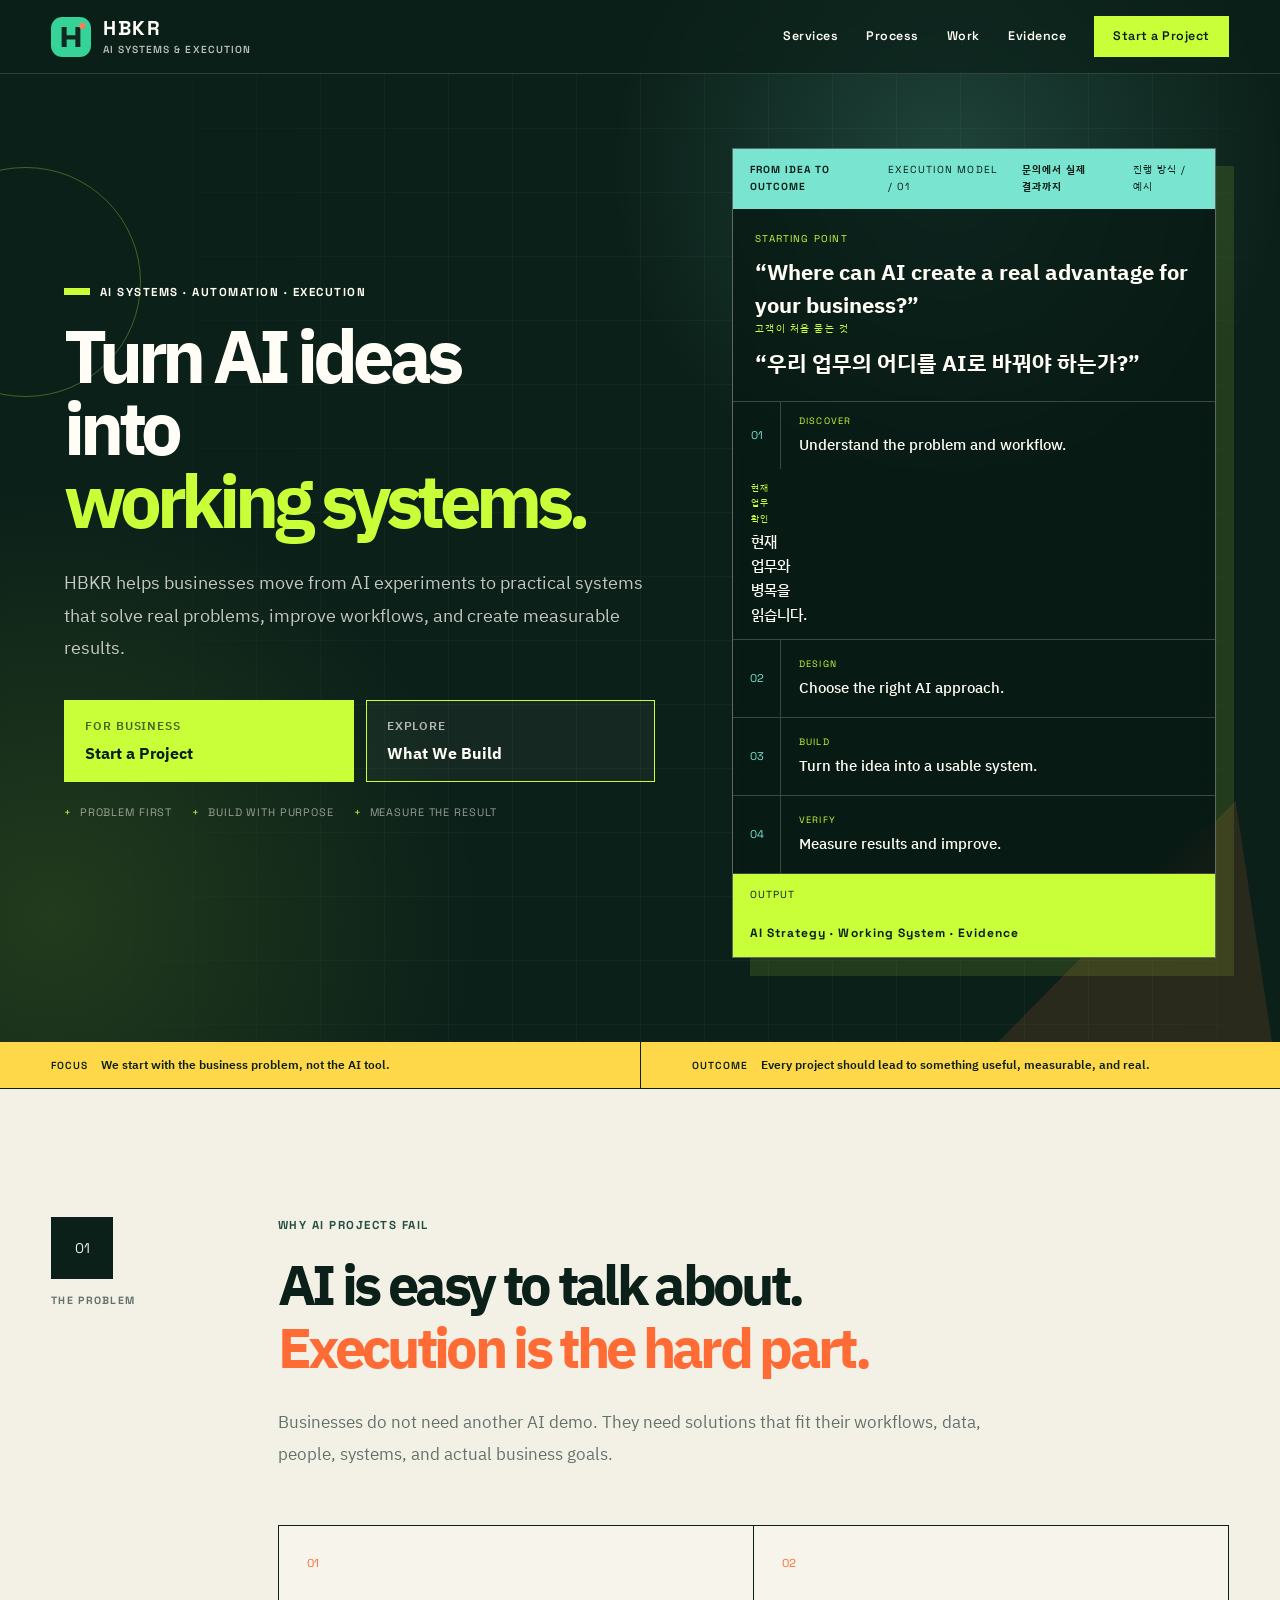
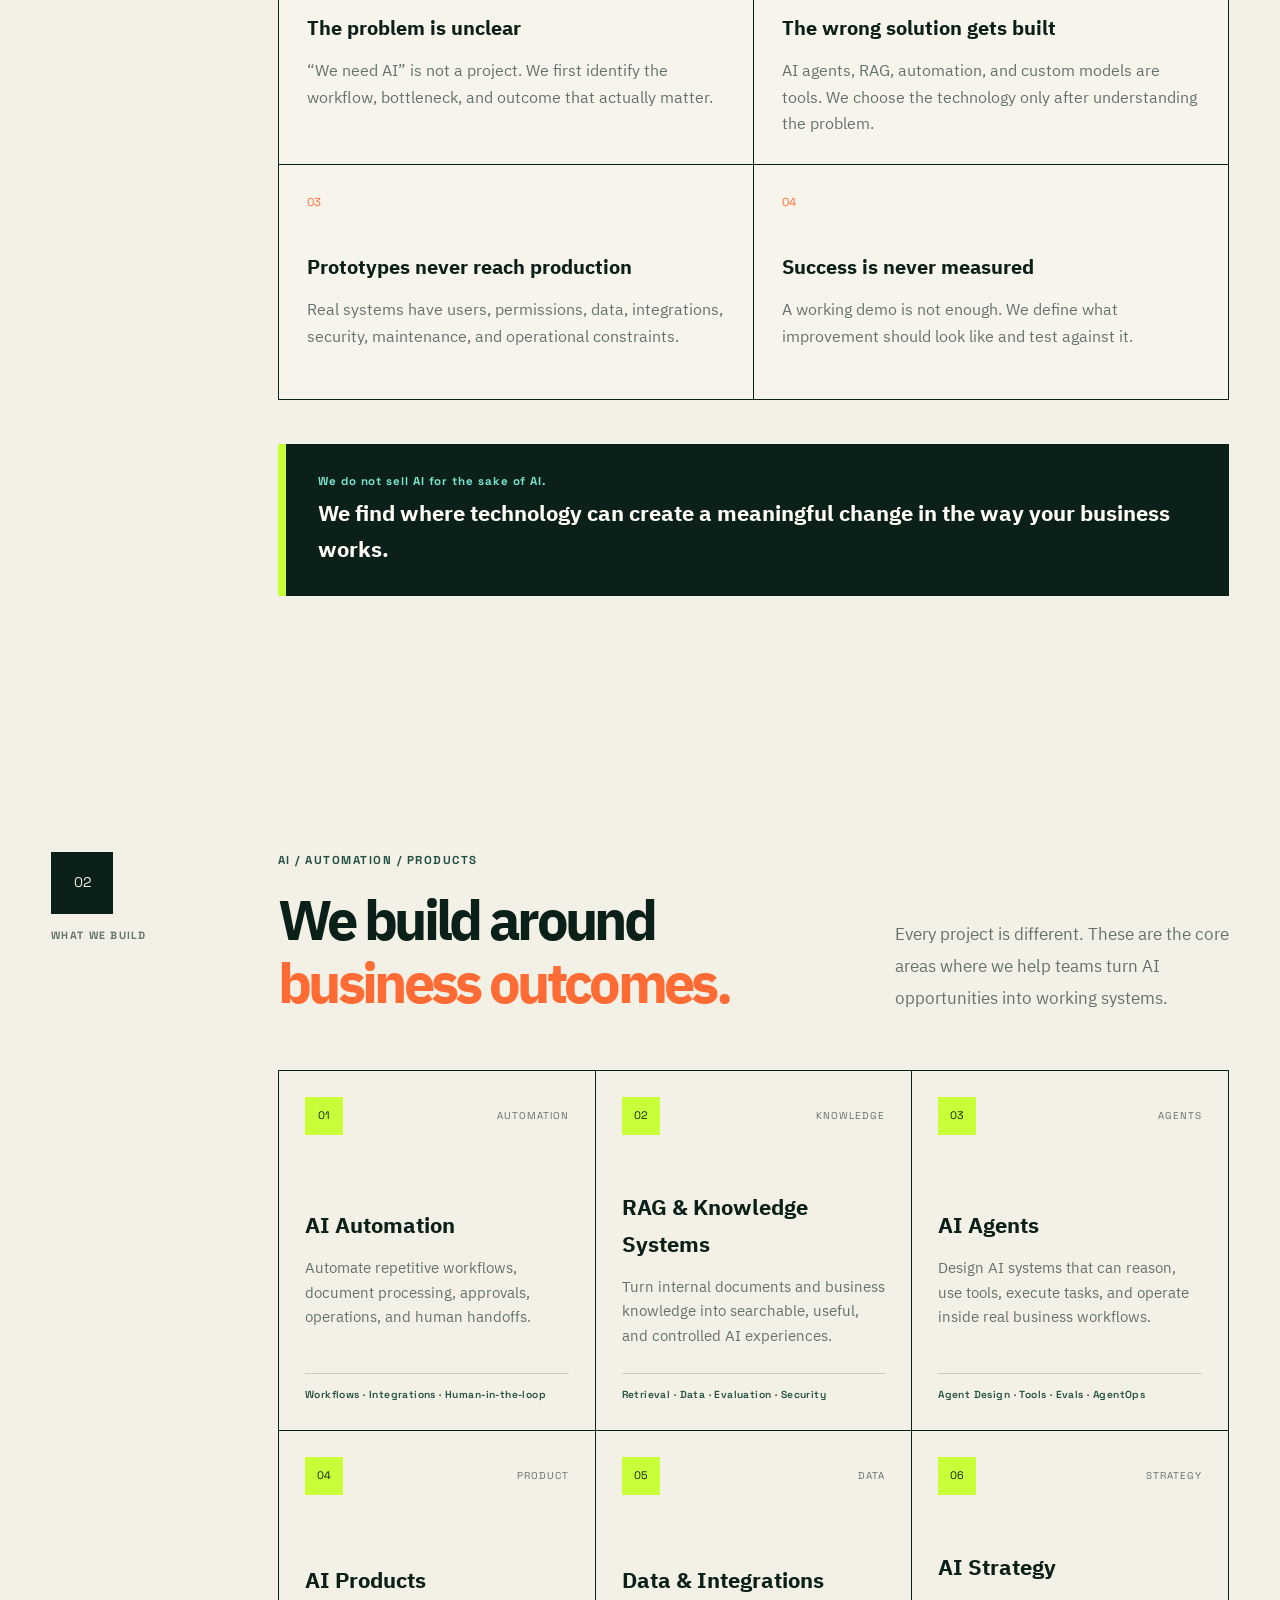
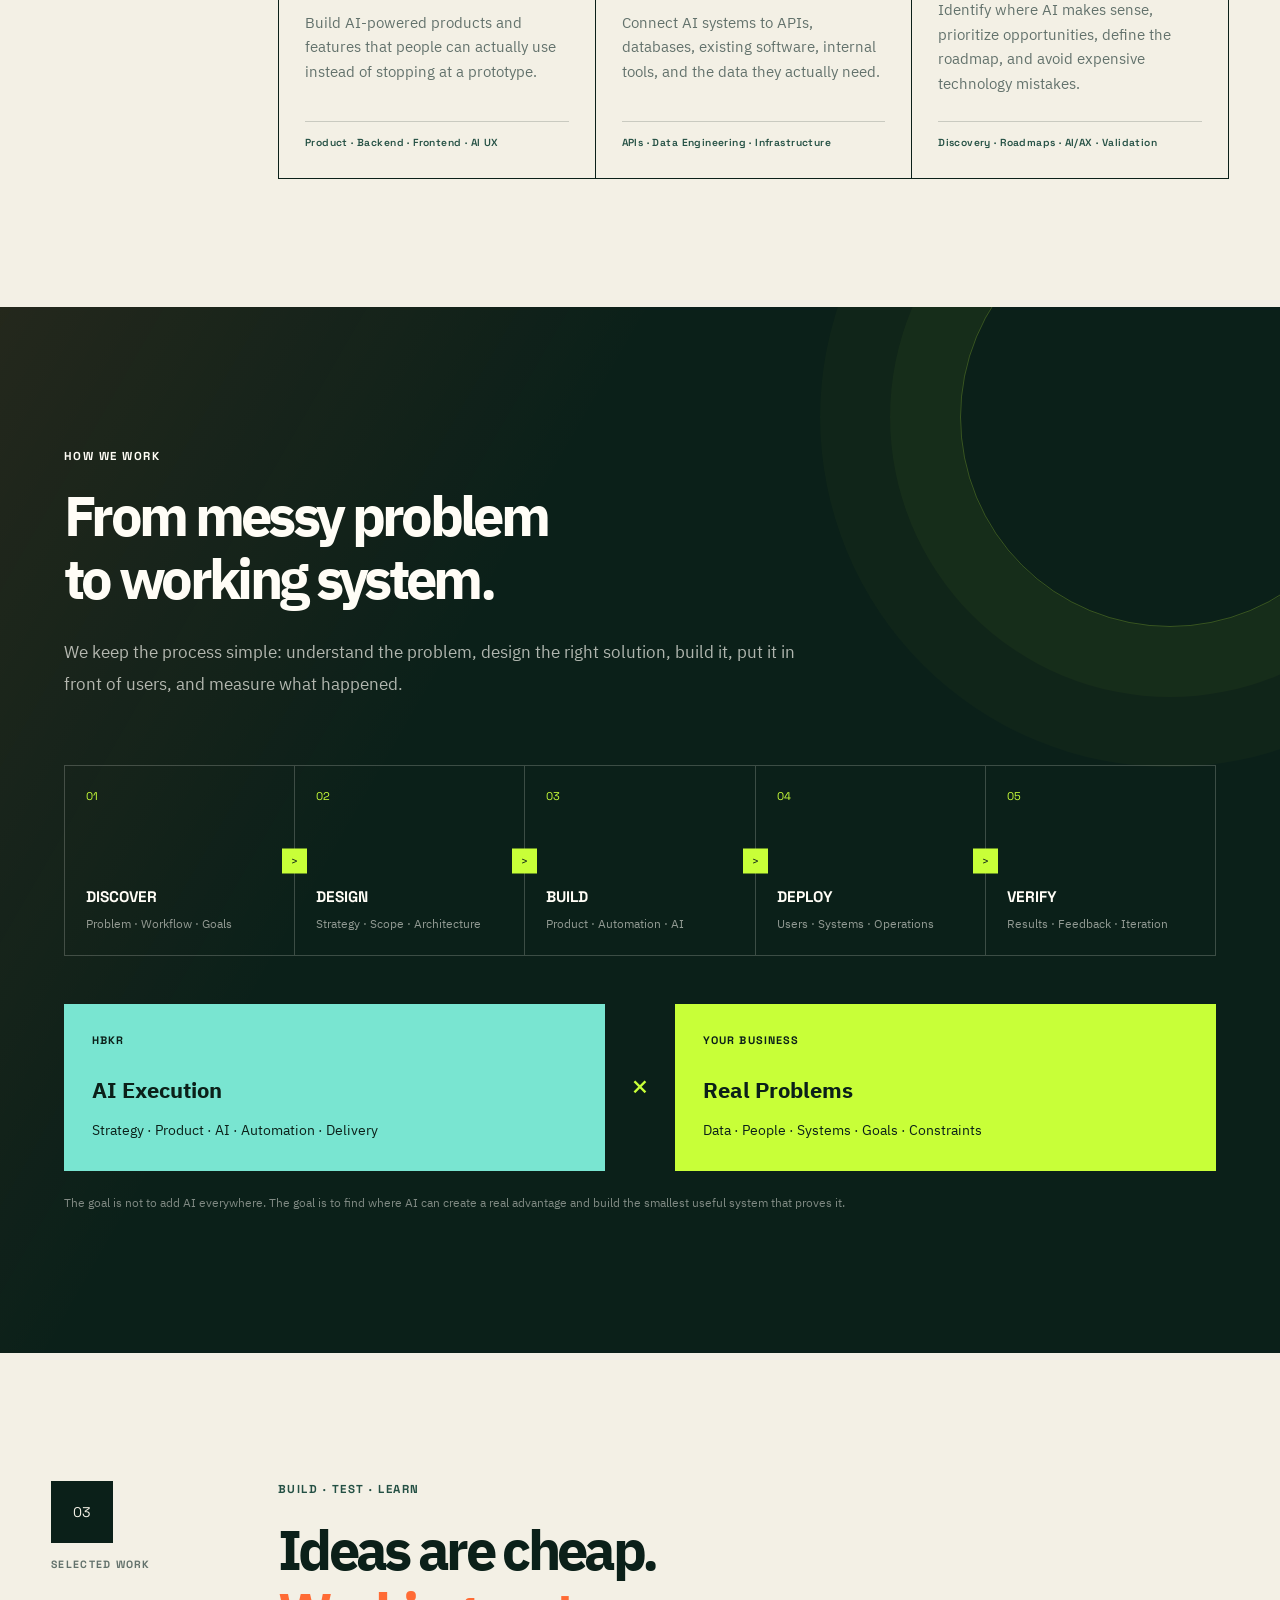
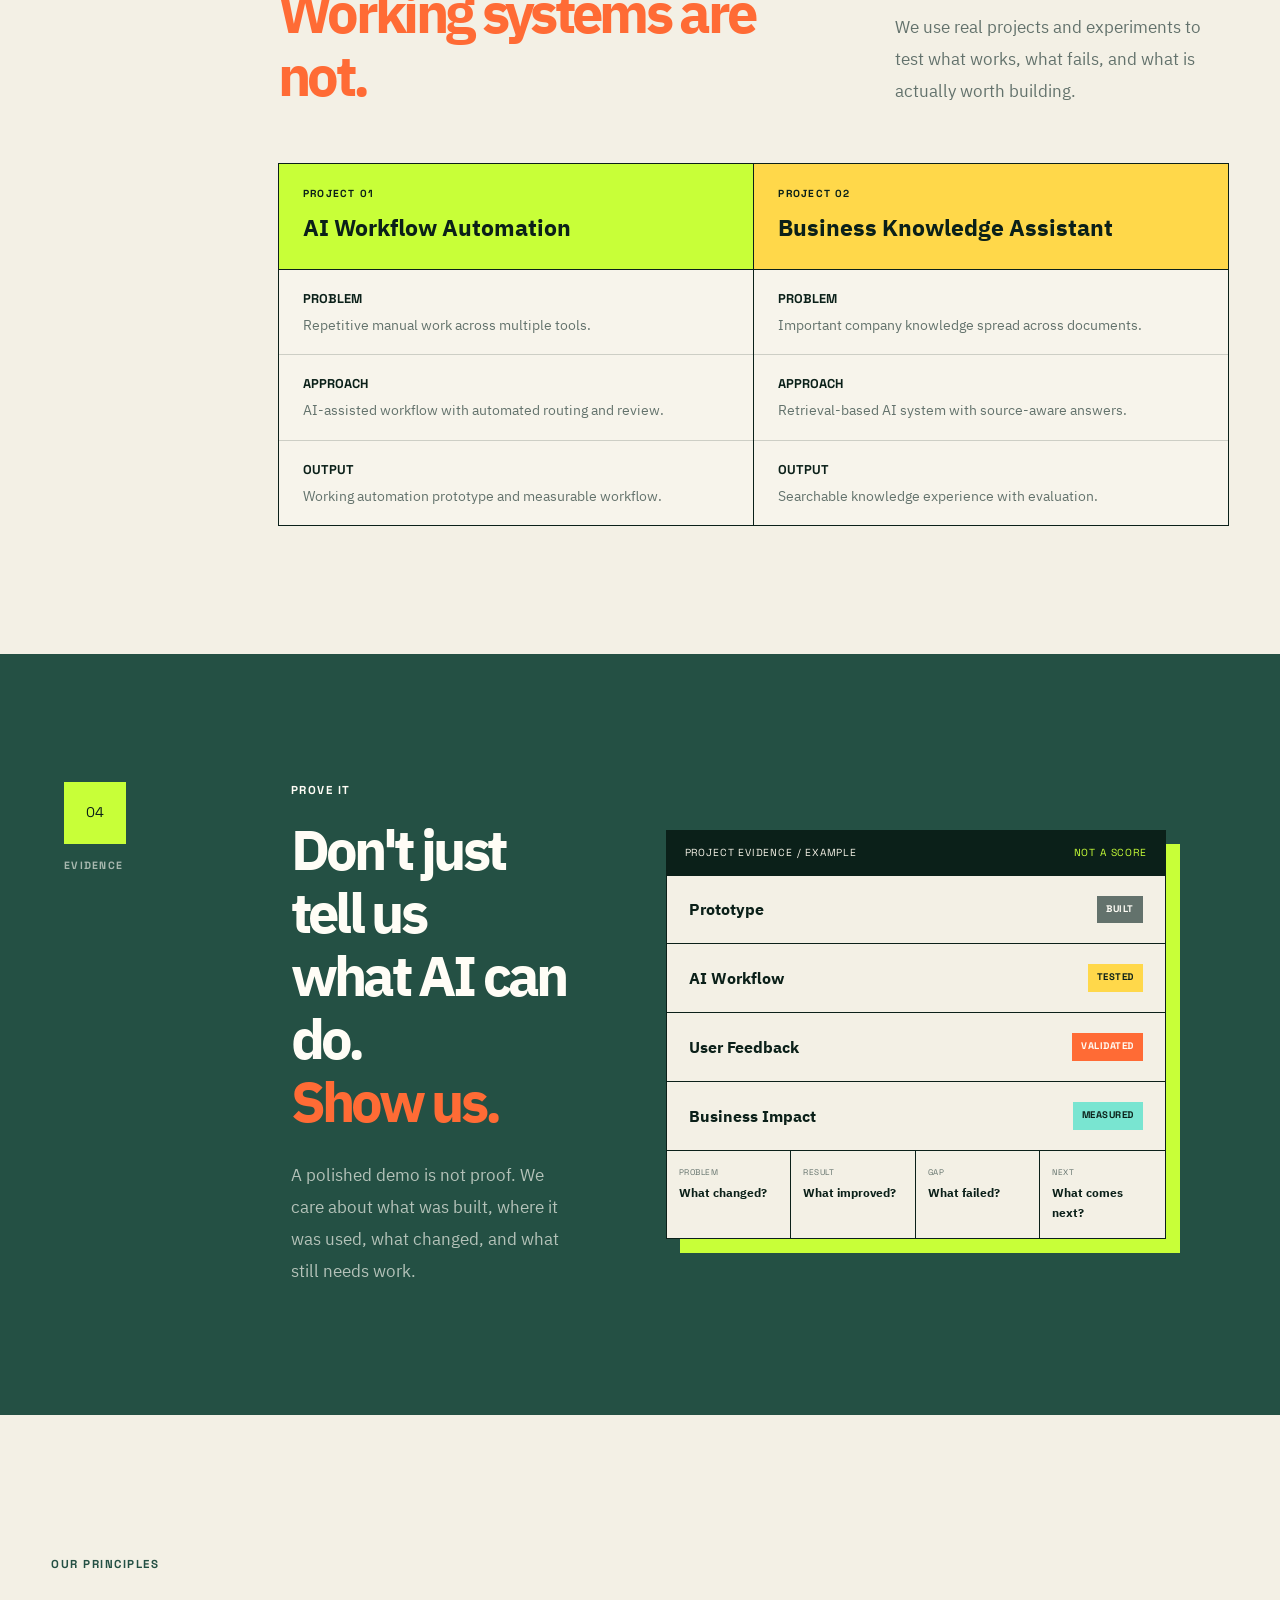
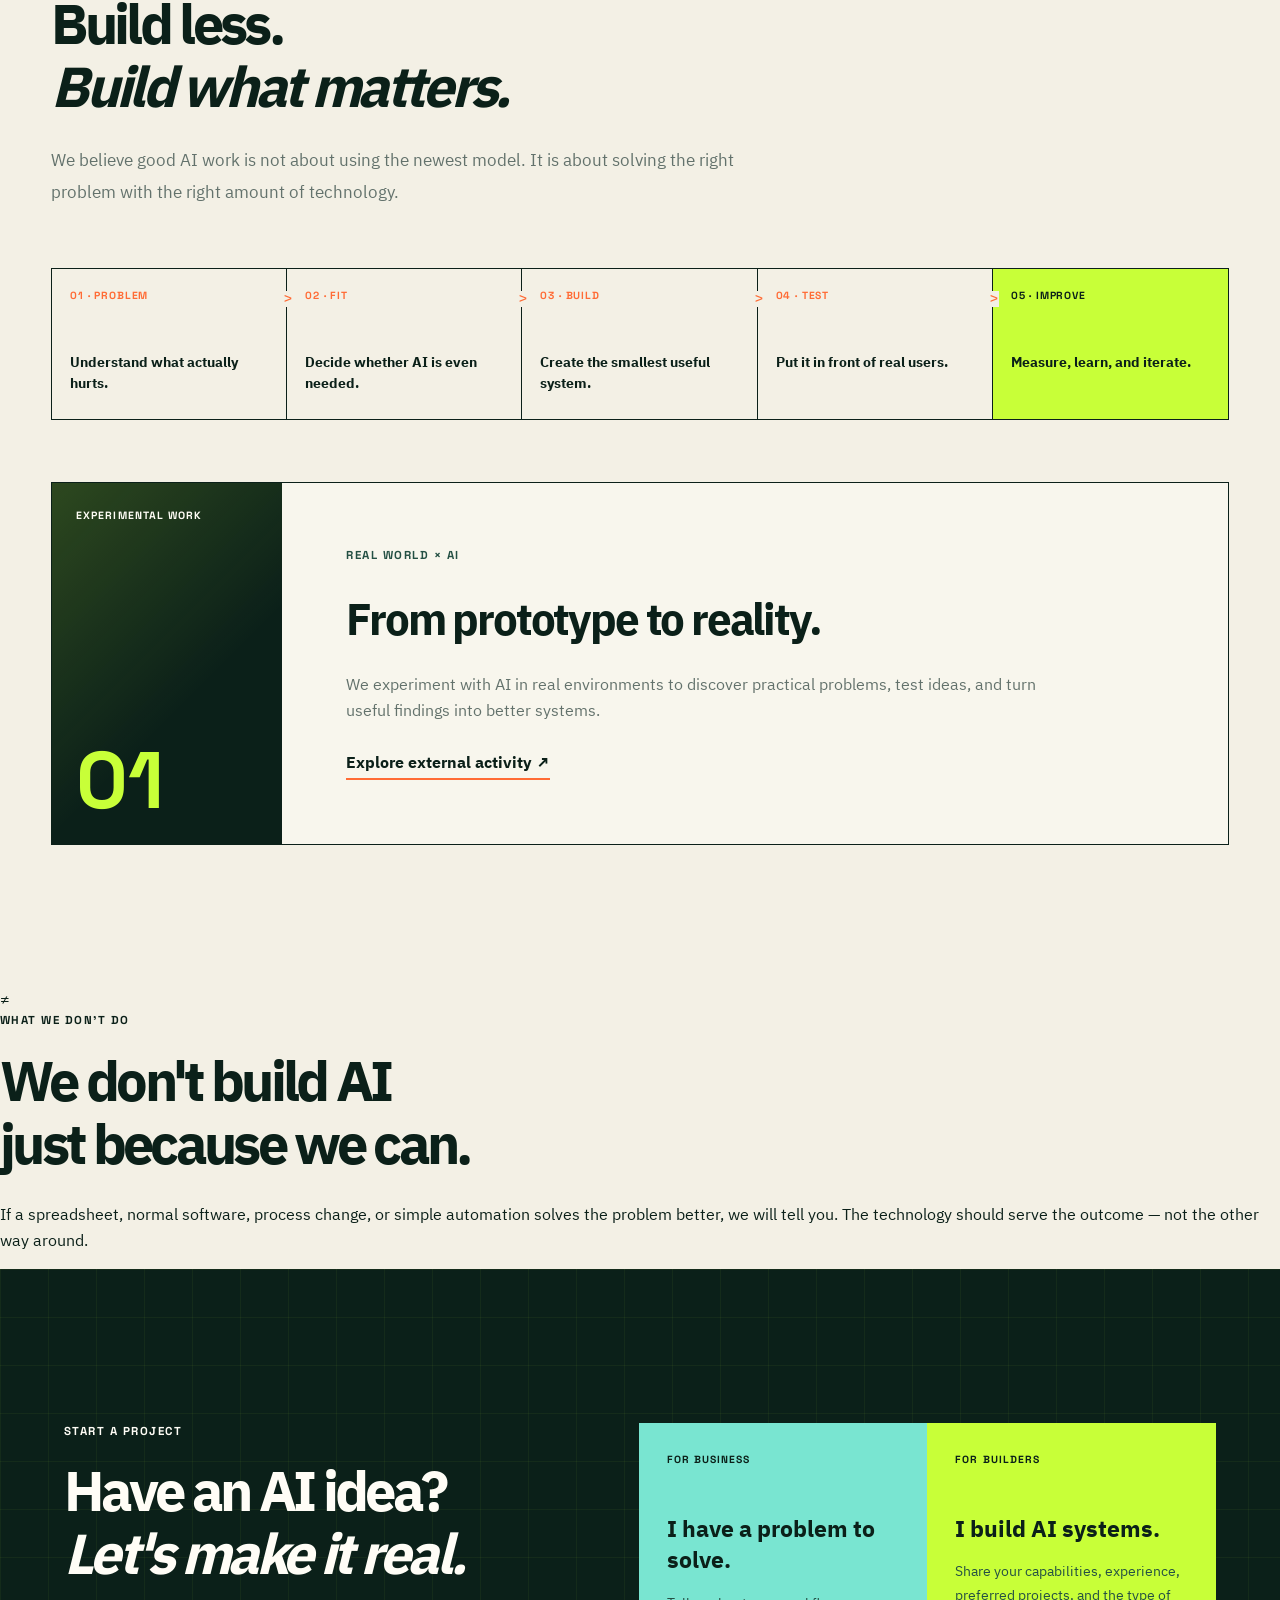
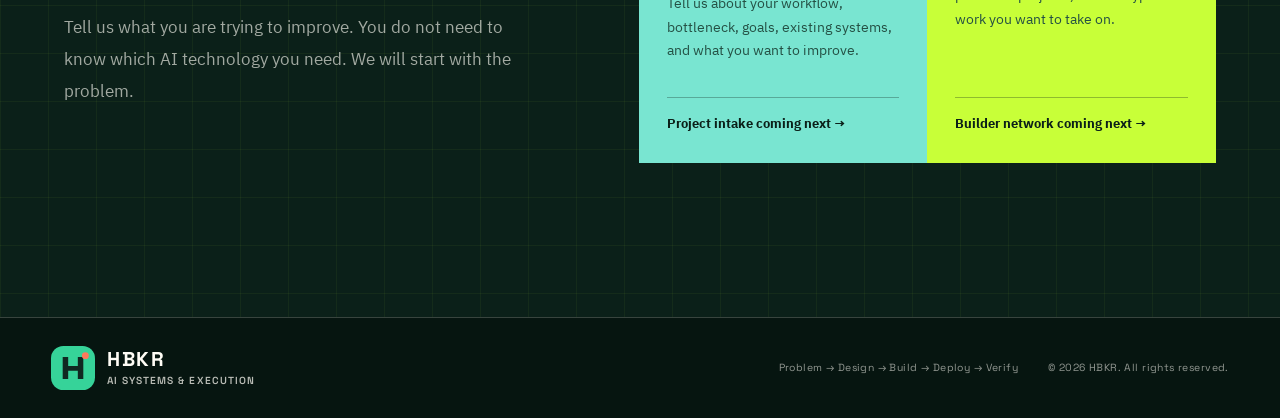
<file: index.html>
<!doctype html>
<html lang="en">
  <head>
    <meta charset="utf-8" />
    <meta name="viewport" content="width=device-width, initial-scale=1" />

    <meta
      name="description"
      content="HBKR helps organizations turn AI ideas into practical, measurable systems through discovery, AI/AX design, execution, and verification."
    />

    <meta name="theme-color" content="#0b2019" />

    <meta property="og:type" content="website" />
    <meta property="og:title" content="HBKR | AI Systems That Actually Work" />
    <meta
      property="og:description"
      content="Turn AI ideas into working systems. Discover the problem, build the right solution, and prove the result."
    />

    <title>HBKR | AI Systems That Actually Work</title>

    <link rel="icon" href="assets/hbkr-mark.svg" type="image/svg+xml" />
    <link rel="manifest" href="site.webmanifest" />
    <link rel="stylesheet" href="styles.css" />

    <script src="app.js" defer></script>
  </head>

  <body>
    <a class="skip-link" href="#main">Skip to content</a>

    <!-- =========================
         HEADER
    ========================== -->
    <header class="site-header" data-header>
      <a class="brand" href="#top" aria-label="HBKR Home">
        <img
          src="assets/hbkr-mark.svg"
          alt=""
          width="40"
          height="40"
        />

        <span>
          <strong>HBKR</strong>
          <small>AI SYSTEMS & EXECUTION</small>
        </span>
      </a>

      <button
        class="menu-toggle"
        type="button"
        aria-expanded="false"
        aria-controls="primary-navigation"
        data-menu-toggle
      >
        <span>Menu</span>
        <i aria-hidden="true"></i>
      </button>

      <nav
        class="site-nav"
        id="primary-navigation"
        aria-label="Primary navigation"
        data-menu
      >
        <a href="#services">Services</a>
        <a href="#process">Process</a>
        <a href="#work">Work</a>
        <a href="#evidence">Evidence</a>
        <a class="nav-cta" href="#start">Start a Project</a>
      </nav>
    </header>

    <main id="main">

      <!-- =========================
           HERO
      ========================== -->
      <section class="hero" id="top">

        <div class="hero-grid" aria-hidden="true"></div>

        <div class="hero-copy" data-reveal>
          <p class="eyebrow">
            <span></span>
            AI SYSTEMS · AUTOMATION · EXECUTION
          </p>

          <h1>
            Turn AI ideas
            <br />
            into
            <br />
            <em>working systems.</em>
          </h1>

          <p class="hero-intro">
            HBKR helps businesses move from AI experiments to practical
            systems that solve real problems, improve workflows, and create
            measurable results.
          </p>

          <div class="hero-actions" aria-label="Get started">
            <a class="button button-primary" href="#start">
              <span>FOR BUSINESS</span>
              <strong>Start a Project</strong>
            </a>

            <a class="button button-secondary" href="#services">
              <span>EXPLORE</span>
              <strong>What We Build</strong>
            </a>
          </div>

          <ul class="hero-principles" aria-label="HBKR principles">
            <li>Problem First</li>
            <li>Build With Purpose</li>
            <li>Measure The Result</li>
          </ul>
        </div>

        <aside
          class="execution-console"
          aria-label="HBKR execution model"
          data-reveal
        >
          <header>
            <p>FROM IDEA TO OUTCOME</p>
            <span>EXECUTION MODEL / 01</span>
            <p>문의에서 실제 결과까지</p>
            <span>진행 방식 / 예시</span>
          </header>

          <div class="console-question">
            <small>STARTING POINT</small>

            <strong>
              “Where can AI create a real advantage for your business?”
            </strong>
            <small>고객이 처음 묻는 것</small>
            <strong>“우리 업무의 어디를 AI로 바꿔야 하는가?”</strong>
          </div>

          <ol>
            <li>
              <span>01</span>

              <div>
                <small>DISCOVER</small>
                <strong>Understand the problem and workflow.</strong>
              </div>
              <div><small>현재 업무 확인</small><strong>현재 업무와 병목을 읽습니다.</strong></div>
            </li>

            <li>
              <span>02</span>

              <div>
                <small>DESIGN</small>
                <strong>Choose the right AI approach.</strong>
              </div>
            </li>

            <li>
              <span>03</span>

              <div>
                <small>BUILD</small>
                <strong>Turn the idea into a usable system.</strong>
              </div>
            </li>

            <li>
              <span>04</span>

              <div>
                <small>VERIFY</small>
                <strong>Measure results and improve.</strong>
              </div>
            </li>
          </ol>

          <footer>
            <span>OUTPUT</span>
            <strong>AI Strategy · Working System · Evidence</strong>
          </footer>
        </aside>
      </section>


      <!-- =========================
           SIGNAL STRIP
      ========================== -->
      <div class="signal-strip" aria-label="HBKR approach">
        <p>
          <span>FOCUS</span>
          We start with the business problem, not the AI tool.
        </p>

        <p>
          <span>OUTCOME</span>
          Every project should lead to something useful, measurable, and real.
        </p>
      </div>


      <!-- =========================
           PROBLEM / BUSINESS
      ========================== -->
      <section class="section problem-section" id="business">

        <div class="section-index" data-reveal>
          <span>01</span>
          <p>THE PROBLEM</p>
        </div>

        <div class="section-main">

          <div class="section-heading" data-reveal>
            <p class="eyebrow eyebrow-dark">
              WHY AI PROJECTS FAIL
            </p>

            <h2>
              AI is easy to talk about.
              <br />
              <em>Execution is the hard part.</em>
            </h2>

            <p>
              Businesses do not need another AI demo. They need solutions
              that fit their workflows, data, people, systems, and actual
              business goals.
            </p>
          </div>

          <div class="problem-grid">

            <article data-reveal>
              <span>01</span>
              <h3>The problem is unclear</h3>
              <p>
                “We need AI” is not a project. We first identify the workflow,
                bottleneck, and outcome that actually matter.
              </p>
            </article>

            <article data-reveal>
              <span>02</span>
              <h3>The wrong solution gets built</h3>
              <p>
                AI agents, RAG, automation, and custom models are tools.
                We choose the technology only after understanding the problem.
              </p>
            </article>

            <article data-reveal>
              <span>03</span>
              <h3>Prototypes never reach production</h3>
              <p>
                Real systems have users, permissions, data, integrations,
                security, maintenance, and operational constraints.
              </p>
            </article>

            <article data-reveal>
              <span>04</span>
              <h3>Success is never measured</h3>
              <p>
                A working demo is not enough. We define what improvement
                should look like and test against it.
              </p>
            </article>

          </div>

          <blockquote class="position-statement" data-reveal>
            <p>We do not sell AI for the sake of AI.</p>

            <strong>
              We find where technology can create a meaningful change in the
              way your business works.
            </strong>
          </blockquote>

        </div>
      </section>


      <!-- =========================
           SERVICES
      ========================== -->
      <section
        class="section capability-section"
        id="services"
      >

        <div class="section-index" data-reveal>
          <span>02</span>
          <p>WHAT WE BUILD</p>
        </div>

        <div class="section-main">

          <div class="section-heading heading-split" data-reveal>

            <div>
              <p class="eyebrow eyebrow-dark">
                AI / AUTOMATION / PRODUCTS
              </p>

              <h2>
                We build around
                <br />
                <em>business outcomes.</em>
              </h2>
            </div>

            <p>
              Every project is different. These are the core areas where
              we help teams turn AI opportunities into working systems.
            </p>

          </div>


          <div class="capability-grid">

            <article data-reveal>
              <header>
                <span>01</span>
                <small>AUTOMATION</small>
              </header>

              <h3>AI Automation</h3>

              <p>
                Automate repetitive workflows, document processing,
                approvals, operations, and human handoffs.
              </p>

              <footer>
                Workflows · Integrations · Human-in-the-loop
              </footer>
            </article>


            <article data-reveal>
              <header>
                <span>02</span>
                <small>KNOWLEDGE</small>
              </header>

              <h3>RAG & Knowledge Systems</h3>

              <p>
                Turn internal documents and business knowledge into
                searchable, useful, and controlled AI experiences.
              </p>

              <footer>
                Retrieval · Data · Evaluation · Security
              </footer>
            </article>


            <article data-reveal>
              <header>
                <span>03</span>
                <small>AGENTS</small>
              </header>

              <h3>AI Agents</h3>

              <p>
                Design AI systems that can reason, use tools, execute tasks,
                and operate inside real business workflows.
              </p>

              <footer>
                Agent Design · Tools · Evals · AgentOps
              </footer>
            </article>


            <article data-reveal>
              <header>
                <span>04</span>
                <small>PRODUCT</small>
              </header>

              <h3>AI Products</h3>

              <p>
                Build AI-powered products and features that people can
                actually use instead of stopping at a prototype.
              </p>

              <footer>
                Product · Backend · Frontend · AI UX
              </footer>
            </article>


            <article data-reveal>
              <header>
                <span>05</span>
                <small>DATA</small>
              </header>

              <h3>Data & Integrations</h3>

              <p>
                Connect AI systems to APIs, databases, existing software,
                internal tools, and the data they actually need.
              </p>

              <footer>
                APIs · Data Engineering · Infrastructure
              </footer>
            </article>


            <article data-reveal>
              <header>
                <span>06</span>
                <small>STRATEGY</small>
              </header>

              <h3>AI Strategy</h3>

              <p>
                Identify where AI makes sense, prioritize opportunities,
                define the roadmap, and avoid expensive technology mistakes.
              </p>

              <footer>
                Discovery · Roadmaps · AI/AX · Validation
              </footer>
            </article>

          </div>
        </div>
      </section>


      <!-- =========================
           PROCESS
      ========================== -->
      <section
        class="execution-section"
        id="process"
        aria-labelledby="execution-title"
      >

        <div class="execution-heading" data-reveal>

          <p class="eyebrow">
            HOW WE WORK
          </p>

          <h2 id="execution-title">
            From messy problem
            <br />
            to working system.
          </h2>

          <p>
            We keep the process simple: understand the problem, design the
            right solution, build it, put it in front of users, and measure
            what happened.
          </p>

        </div>


        <ol class="delivery-flow" data-reveal>

          <li>
            <span>01</span>
            <strong>DISCOVER</strong>
            <small>
              Problem · Workflow · Goals
            </small>
          </li>

          <li>
            <span>02</span>
            <strong>DESIGN</strong>
            <small>
              Strategy · Scope · Architecture
            </small>
          </li>

          <li>
            <span>03</span>
            <strong>BUILD</strong>
            <small>
              Product · Automation · AI
            </small>
          </li>

          <li>
            <span>04</span>
            <strong>DEPLOY</strong>
            <small>
              Users · Systems · Operations
            </small>
          </li>

          <li>
            <span>05</span>
            <strong>VERIFY</strong>
            <small>
              Results · Feedback · Iteration
            </small>
          </li>

        </ol>


        <div class="operating-model" data-reveal>

          <article>
            <p>HBKR</p>
            <h3>AI Execution</h3>
            <span>
              Strategy · Product · AI · Automation · Delivery
            </span>
          </article>

          <div aria-hidden="true">×</div>

          <article>
            <p>YOUR BUSINESS</p>
            <h3>Real Problems</h3>
            <span>
              Data · People · Systems · Goals · Constraints
            </span>
          </article>

        </div>


        <p class="model-caveat" data-reveal>
          The goal is not to add AI everywhere. The goal is to find where
          AI can create a real advantage and build the smallest useful
          system that proves it.
        </p>

      </section>


      <!-- =========================
           WORK
      ========================== -->
      <section
        class="section network-section"
        id="work"
      >

        <div class="section-index" data-reveal>
          <span>03</span>
          <p>SELECTED WORK</p>
        </div>

        <div class="section-main">

          <div class="section-heading heading-split" data-reveal>

            <div>
              <p class="eyebrow eyebrow-dark">
                BUILD · TEST · LEARN
              </p>

              <h2>
                Ideas are cheap.
                <br />
                <em>Working systems are not.</em>
              </h2>
            </div>

            <p>
              We use real projects and experiments to test what works,
              what fails, and what is actually worth building.
            </p>

          </div>


          <div class="talent-sides">

            <article class="talent-offer" data-reveal>

              <header>
                <span>PROJECT 01</span>
                <h3>AI Workflow Automation</h3>
              </header>

              <ul>
                <li>
                  <strong>PROBLEM</strong>
                  <span>
                    Repetitive manual work across multiple tools.
                  </span>
                </li>

                <li>
                  <strong>APPROACH</strong>
                  <span>
                    AI-assisted workflow with automated routing and review.
                  </span>
                </li>

                <li>
                  <strong>OUTPUT</strong>
                  <span>
                    Working automation prototype and measurable workflow.
                  </span>
                </li>
              </ul>

            </article>


            <article class="talent-seeks" data-reveal>

              <header>
                <span>PROJECT 02</span>
                <h3>Business Knowledge Assistant</h3>
              </header>

              <ul>
                <li>
                  <strong>PROBLEM</strong>
                  <span>
                    Important company knowledge spread across documents.
                  </span>
                </li>

                <li>
                  <strong>APPROACH</strong>
                  <span>
                    Retrieval-based AI system with source-aware answers.
                  </span>
                </li>

                <li>
                  <strong>OUTPUT</strong>
                  <span>
                    Searchable knowledge experience with evaluation.
                  </span>
                </li>
              </ul>

            </article>

          </div>

        </div>
      </section>


      <!-- =========================
           EVIDENCE
      ========================== -->
      <section
        class="section evidence-section"
        id="evidence"
      >

        <div class="section-index section-index-light" data-reveal>
          <span>04</span>
          <p>EVIDENCE</p>
        </div>

        <div class="section-main evidence-layout">

          <div class="section-heading section-heading-light" data-reveal>

            <p class="eyebrow">
              PROVE IT
            </p>

            <h2>
              Don't just tell us
              <br />
              what AI can do.
              <br />
              <em>Show us.</em>
            </h2>

            <p>
              A polished demo is not proof. We care about what was built,
              where it was used, what changed, and what still needs work.
            </p>

          </div>


          <div class="evidence-board" data-reveal>

            <header>
              <p>PROJECT EVIDENCE / EXAMPLE</p>
              <span>NOT A SCORE</span>
            </header>


            <div class="evidence-row">
              <strong>Prototype</strong>
              <span class="tag tag-self">
                BUILT
              </span>
            </div>

            <div class="evidence-row">
              <strong>AI Workflow</strong>
              <span class="tag tag-lab">
                TESTED
              </span>
            </div>

            <div class="evidence-row">
              <strong>User Feedback</strong>
              <span class="tag tag-project">
                VALIDATED
              </span>
            </div>

            <div class="evidence-row">
              <strong>Business Impact</strong>
              <span class="tag tag-field">
                MEASURED
              </span>
            </div>


            <footer>

              <div>
                <small>PROBLEM</small>
                <strong>What changed?</strong>
              </div>

              <div>
                <small>RESULT</small>
                <strong>What improved?</strong>
              </div>

              <div>
                <small>GAP</small>
                <strong>What failed?</strong>
              </div>

              <div>
                <small>NEXT</small>
                <strong>What comes next?</strong>
              </div>

            </footer>

          </div>

        </div>
      </section>


      <!-- =========================
           PRINCIPLES
      ========================== -->
      <section
        class="ecosystem-section"
        aria-labelledby="ecosystem-title"
      >

        <div class="ecosystem-heading" data-reveal>

          <p class="eyebrow eyebrow-dark">
            OUR PRINCIPLES
          </p>

          <h2 id="ecosystem-title">
            Build less.
            <br />
            <em>Build what matters.</em>
          </h2>

          <p>
            We believe good AI work is not about using the newest model.
            It is about solving the right problem with the right amount
            of technology.
          </p>

        </div>


        <ol class="ecosystem-flow" data-reveal>

          <li>
            <span>01 · PROBLEM</span>
            <strong>Understand what actually hurts.</strong>
          </li>

          <li>
            <span>02 · FIT</span>
            <strong>Decide whether AI is even needed.</strong>
          </li>

          <li>
            <span>03 · BUILD</span>
            <strong>Create the smallest useful system.</strong>
          </li>

          <li>
            <span>04 · TEST</span>
            <strong>Put it in front of real users.</strong>
          </li>

          <li class="flow-work">
            <span>05 · IMPROVE</span>
            <strong>Measure, learn, and iterate.</strong>
          </li>

        </ol>


        <div class="field-lab" data-reveal>

          <div class="field-lab-label">
            <span>EXPERIMENTAL WORK</span>
            <strong>01</strong>
          </div>

          <div>

            <p class="eyebrow eyebrow-dark">
              REAL WORLD × AI
            </p>

            <h3>
              From prototype to reality.
            </h3>

            <p>
              We experiment with AI in real environments to discover
              practical problems, test ideas, and turn useful findings
              into better systems.
            </p>

            <a
              href="https://www.ilhoko.com/"
              target="_blank"
              rel="noreferrer"
            >
              Explore external activity
              <span aria-hidden="true">↗</span>
            </a>

          </div>

        </div>

      </section>


      <!-- =========================
           BOUNDARY
      ========================== -->
      <section
        class="boundary-section"
        aria-labelledby="boundary-title"
      >

        <div class="boundary-symbol" aria-hidden="true">
          ≠
        </div>

        <div data-reveal>

          <p class="eyebrow">
            WHAT WE DON'T DO
          </p>

          <h2 id="boundary-title">
            We don't build AI
            <br />
            just because we can.
          </h2>

          <p>
            If a spreadsheet, normal software, process change, or simple
            automation solves the problem better, we will tell you.
            The technology should serve the outcome — not the other way around.
          </p>

        </div>

      </section>


      <!-- =========================
           START PROJECT
      ========================== -->
      <section
        class="start-section"
        id="start"
      >

        <div class="start-heading" data-reveal>

          <p class="eyebrow">
            START A PROJECT
          </p>

          <h2>
            Have an AI idea?
            <br />
            <em>Let's make it real.</em>
          </h2>

          <p>
            Tell us what you are trying to improve. You do not need to
            know which AI technology you need. We will start with the
            problem.
          </p>

        </div>


        <div class="start-paths">

          <article data-reveal>

            <span>FOR BUSINESS</span>

            <h3>
              I have a problem to solve.
            </h3>

            <p>
              Tell us about your workflow, bottleneck, goals, existing
              systems, and what you want to improve.
            </p>

            <strong>
              Project intake coming next →
            </strong>

          </article>


          <article data-reveal>

            <span>FOR BUILDERS</span>

            <h3>
              I build AI systems.
            </h3>

            <p>
              Share your capabilities, experience, preferred projects,
              and the type of work you want to take on.
            </p>

            <strong>
              Builder network coming next →
            </strong>

          </article>

        </div>

      </section>

    </main>


    <!-- =========================
         FOOTER
    ========================== -->
    <footer class="site-footer">

      <div class="footer-brand">

        <img
          src="assets/hbkr-mark.svg"
          alt=""
          width="44"
          height="44"
        />

        <p>
          <strong>HBKR</strong>
          <span>AI SYSTEMS & EXECUTION</span>
        </p>

      </div>

      <p>
        Problem → Design → Build → Deploy → Verify
      </p>

      <p>
        © <span data-year></span> HBKR. All rights reserved.
      </p>

    </footer>

  </body>
</html>
</file>
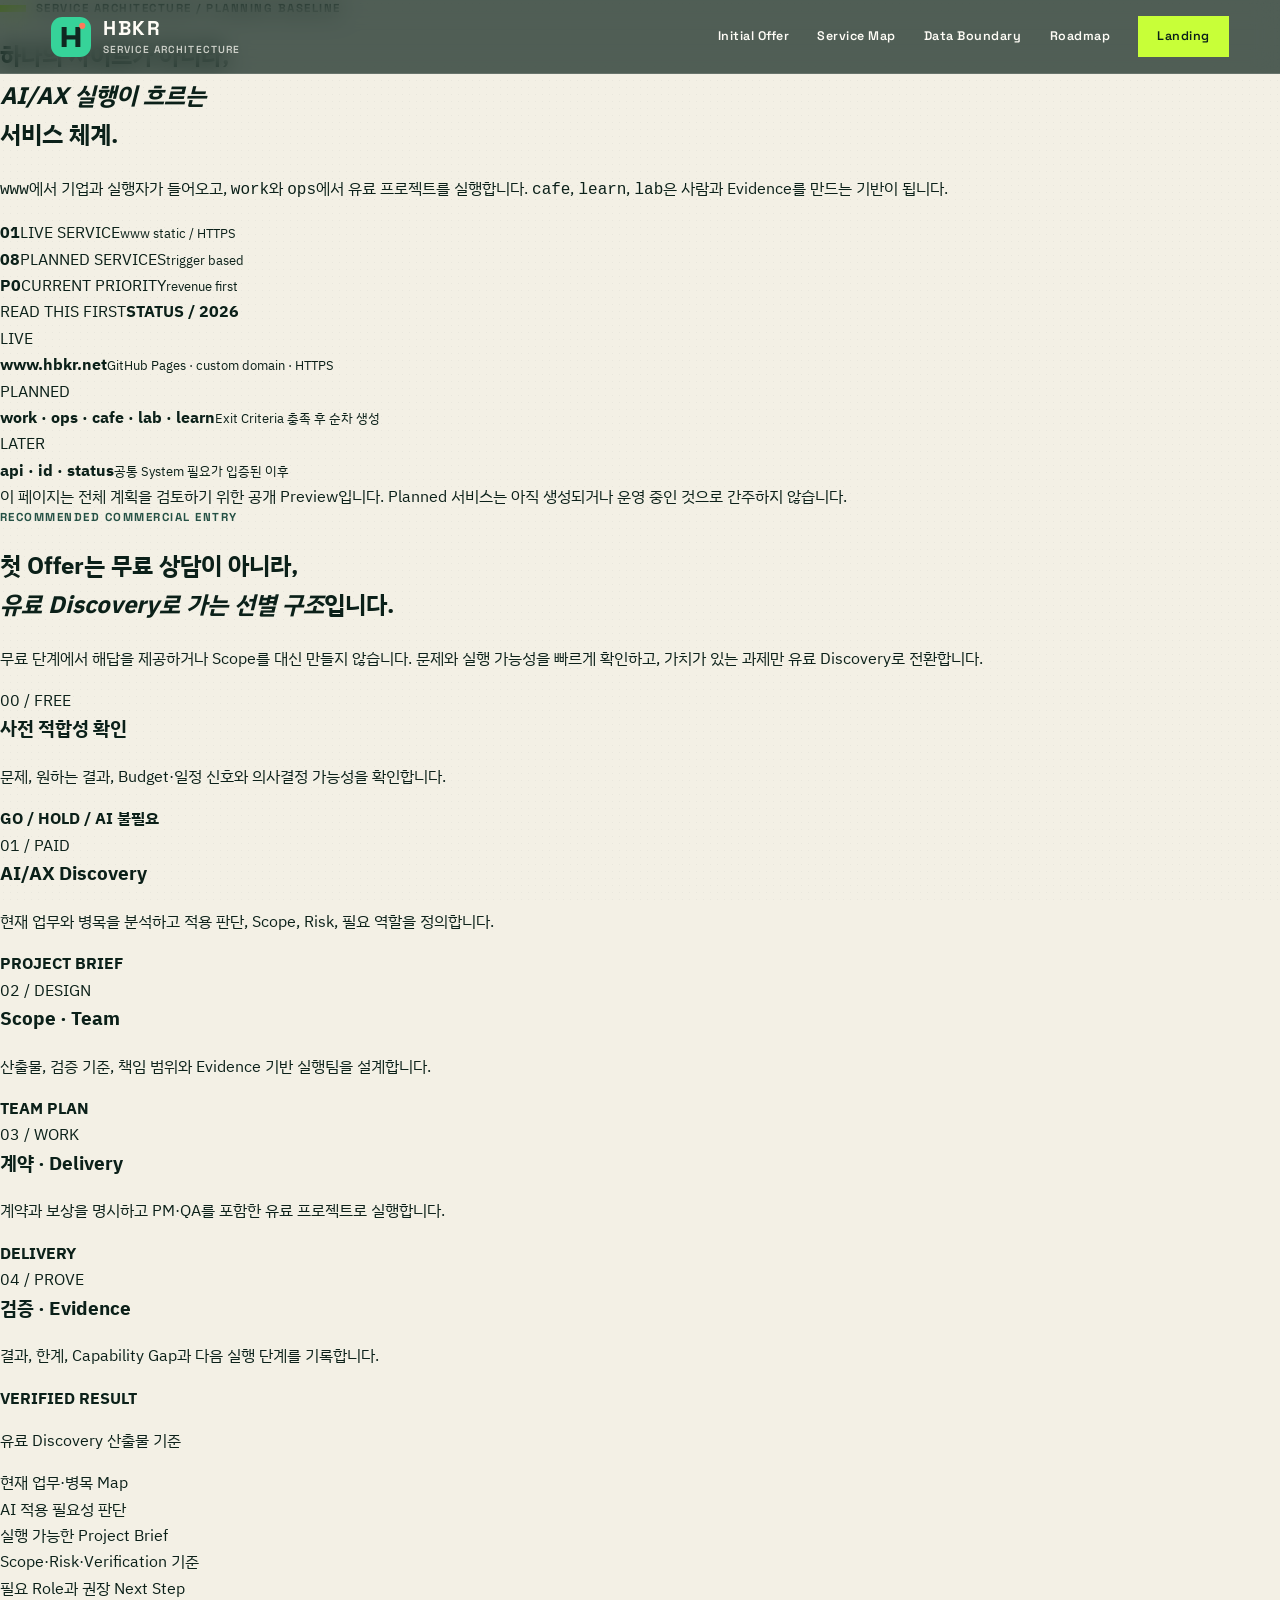
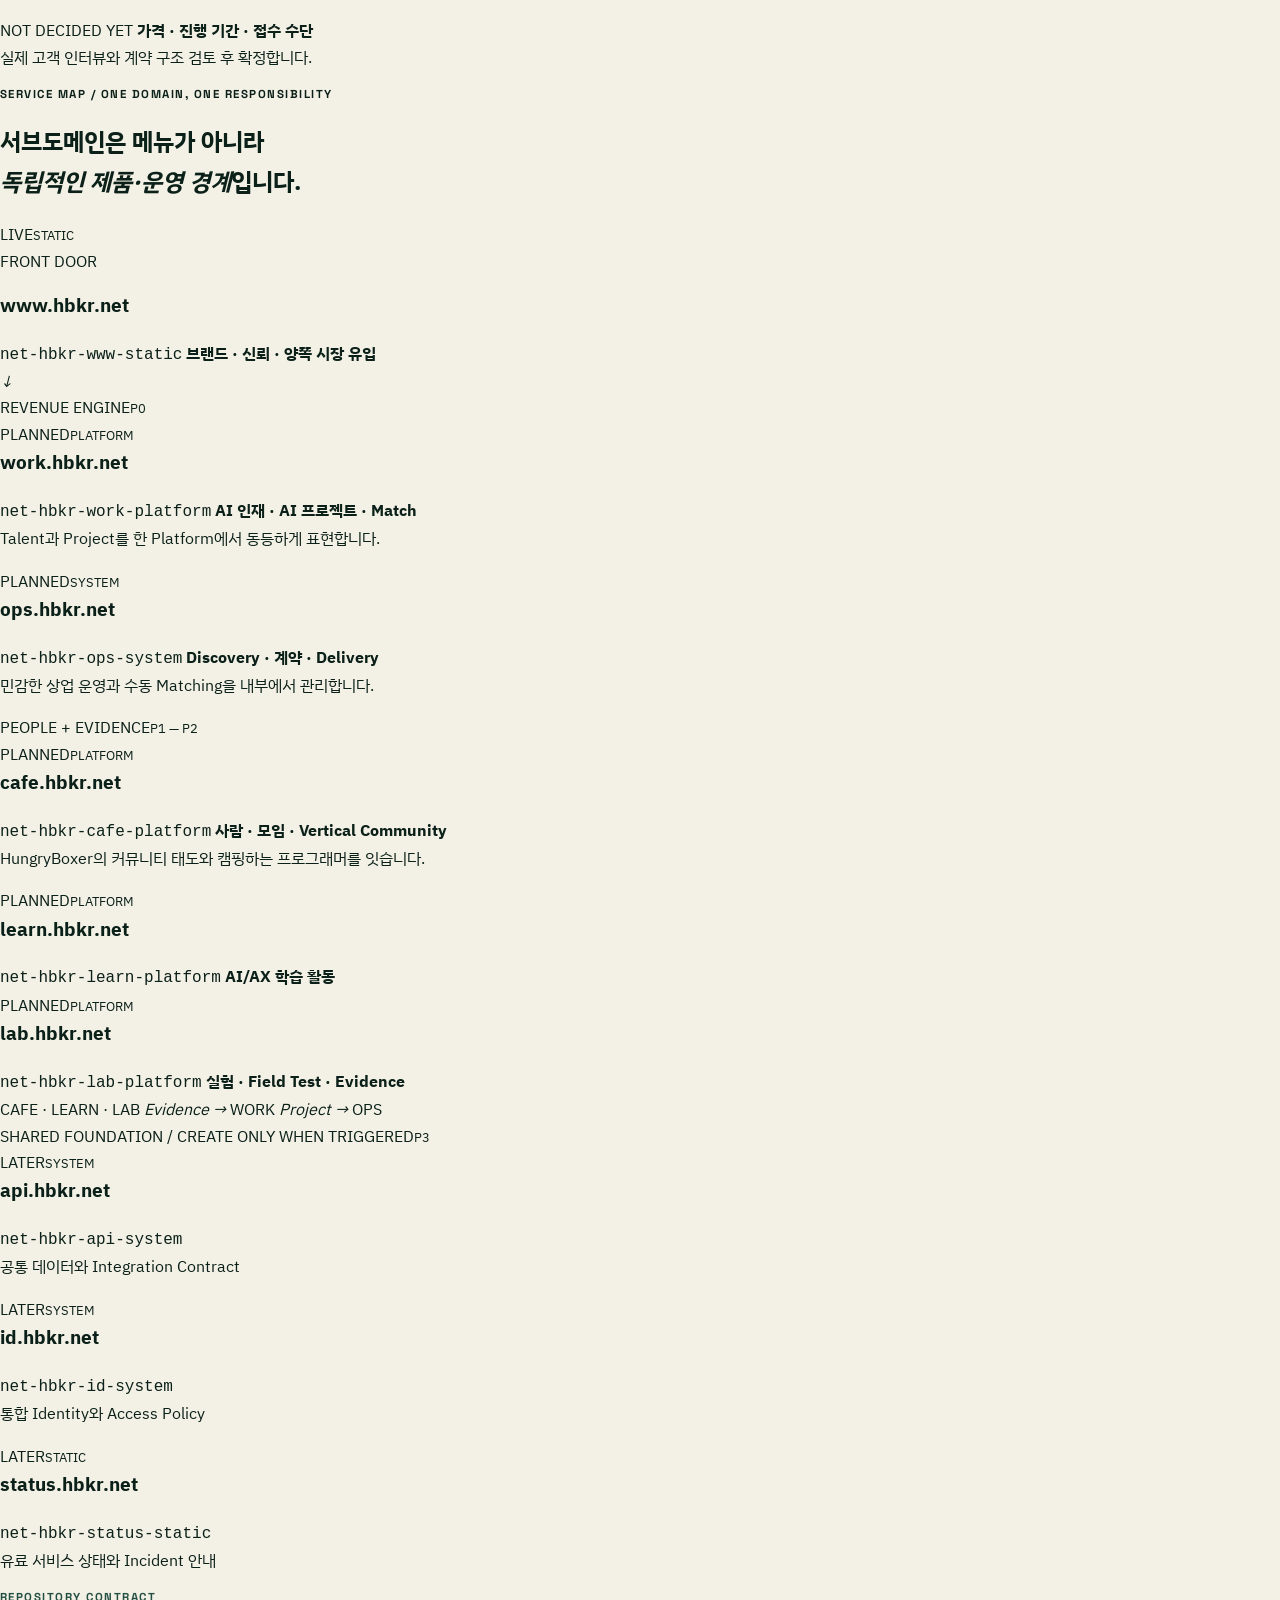
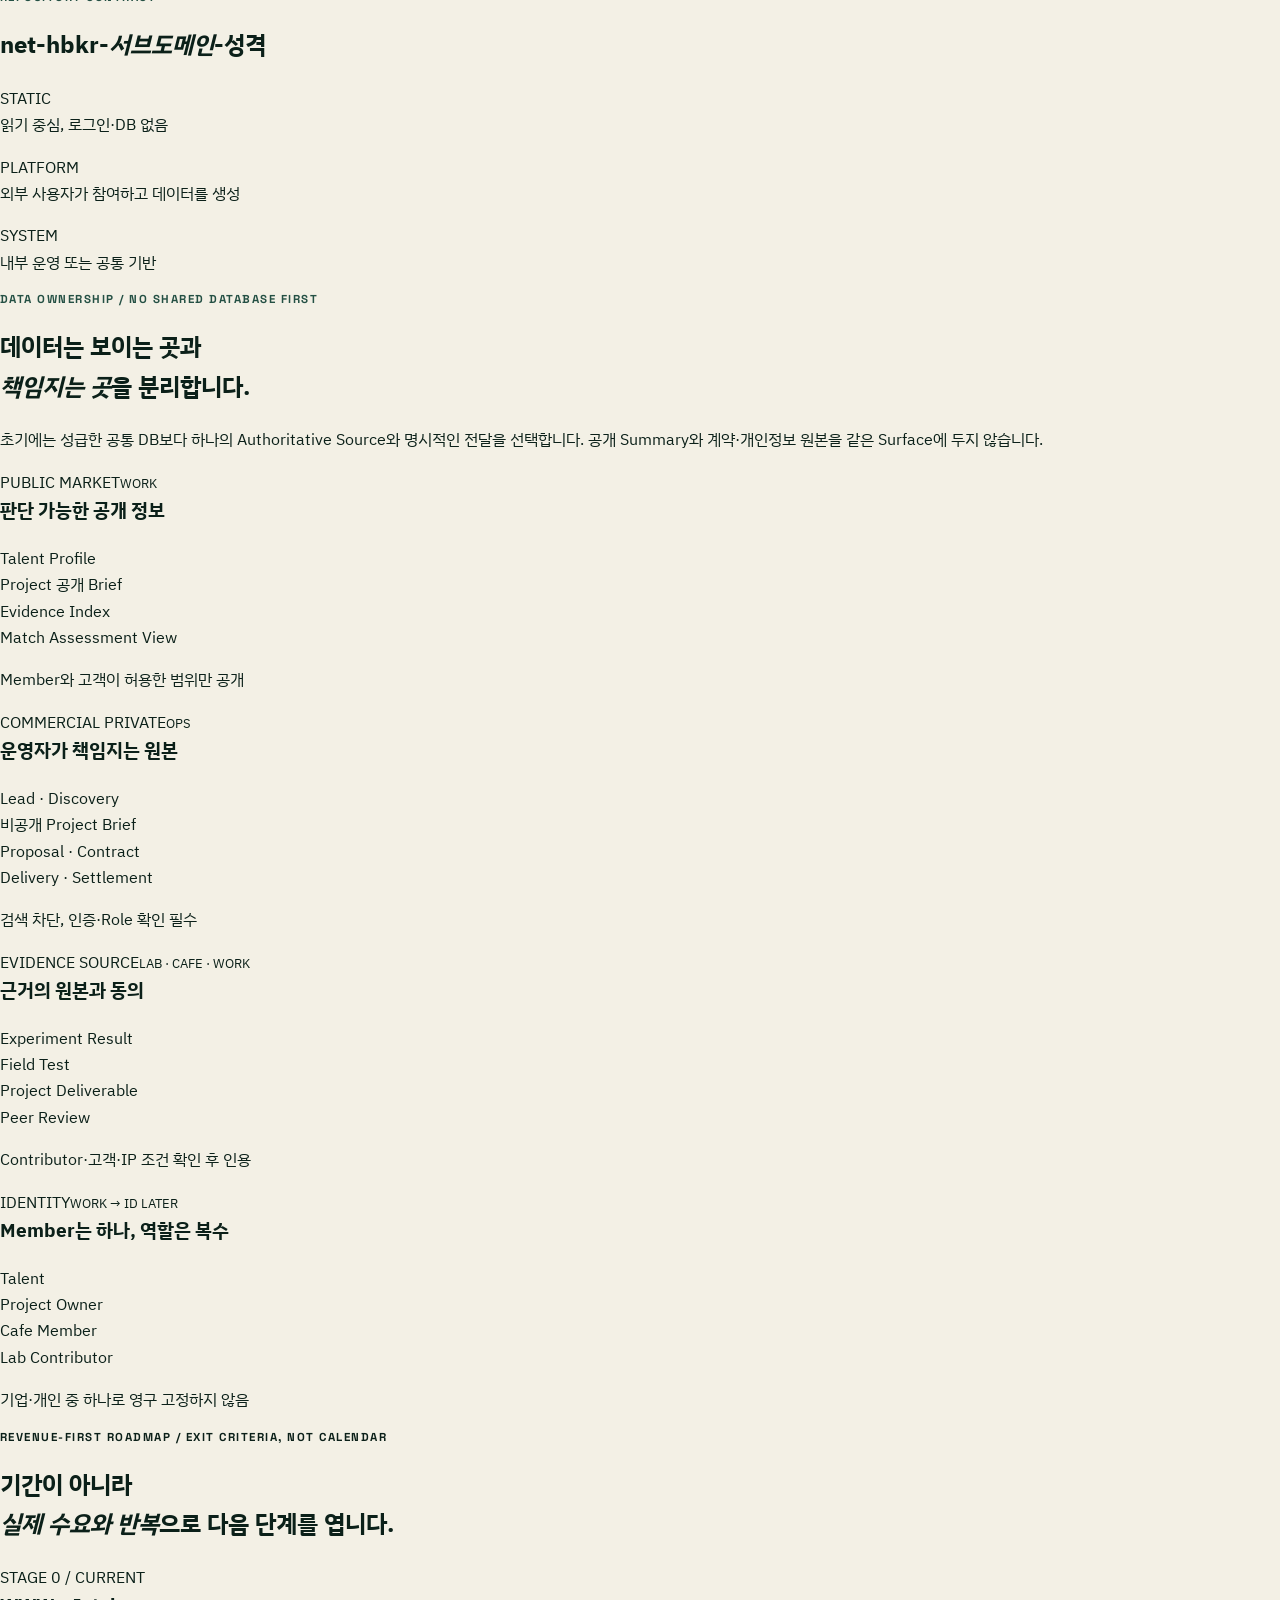
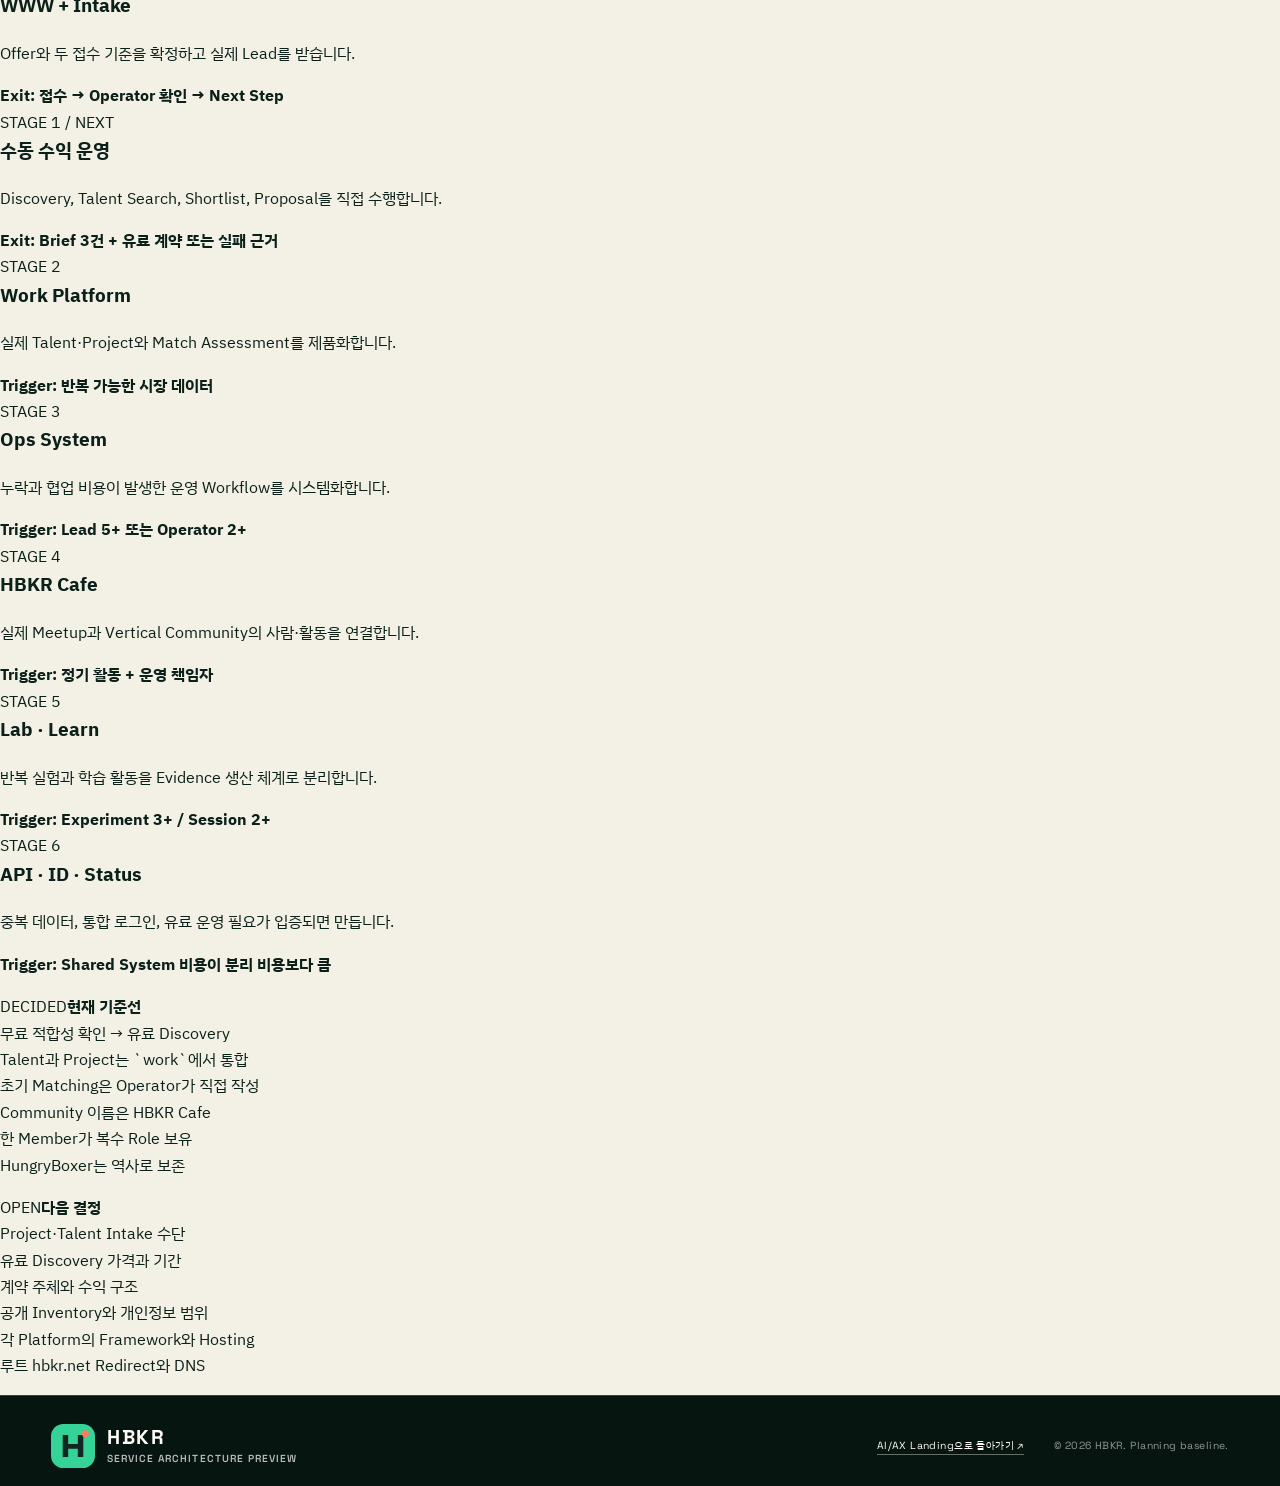
<file: architecture.html>
<!doctype html>
<html lang="ko">
  <head>
    <meta charset="utf-8" />
    <meta name="viewport" content="width=device-width, initial-scale=1" />
    <meta name="robots" content="noindex, nofollow" />
    <meta
      name="description"
      content="HBKR AI/AX 실행 네트워크의 서비스 구조, 초기 Offer, 데이터 경계와 수익 우선 구축 로드맵입니다."
    />
    <meta name="theme-color" content="#0b2019" />
    <link rel="canonical" href="https://www.hbkr.net/architecture.html" />
    <title>HBKR | Service Architecture</title>
    <link rel="icon" href="assets/hbkr-mark.svg" type="image/svg+xml" />
    <link rel="stylesheet" href="styles.css" />
    <script src="app.js" defer></script>
  </head>
  <body class="architecture-page">
    <a class="skip-link" href="#main">본문으로 바로가기</a>

    <header class="site-header" data-header>
      <a class="brand" href="index.html" aria-label="HBKR 랜딩으로 이동">
        <img src="assets/hbkr-mark.svg" alt="" width="40" height="40" />
        <span>
          <strong>HBKR</strong>
          <small>Service Architecture</small>
        </span>
      </a>

      <button
        class="menu-toggle"
        type="button"
        aria-expanded="false"
        aria-controls="architecture-navigation"
        data-menu-toggle
      >
        <span>메뉴</span>
        <i aria-hidden="true"></i>
      </button>

      <nav class="site-nav" id="architecture-navigation" aria-label="설계 페이지 메뉴" data-menu>
        <a href="#offer">Initial Offer</a>
        <a href="#map">Service Map</a>
        <a href="#data">Data Boundary</a>
        <a href="#roadmap">Roadmap</a>
        <a class="nav-cta" href="index.html">Landing</a>
      </nav>
    </header>

    <main id="main">
      <section class="architecture-hero">
        <div class="architecture-hero-grid" aria-hidden="true"></div>
        <div class="architecture-hero-copy" data-reveal>
          <p class="eyebrow"><span></span> SERVICE ARCHITECTURE / PLANNING BASELINE</p>
          <h1>
            하나의 사이트가 아니라,<br />
            <em>AI/AX 실행이 흐르는</em><br />
            서비스 체계.
          </h1>
          <p>
            <code>www</code>에서 기업과 실행자가 들어오고, <code>work</code>와
            <code>ops</code>에서 유료 프로젝트를 실행합니다. <code>cafe</code>,
            <code>learn</code>, <code>lab</code>은 사람과 Evidence를 만드는 기반이 됩니다.
          </p>
          <div class="architecture-statuses" aria-label="현재 설계 상태">
            <div><strong>01</strong><span>LIVE SERVICE</span><small>www static / HTTPS</small></div>
            <div><strong>08</strong><span>PLANNED SERVICES</span><small>trigger based</small></div>
            <div><strong>P0</strong><span>CURRENT PRIORITY</span><small>revenue first</small></div>
          </div>
        </div>

        <aside class="architecture-ledger" data-reveal>
          <header><span>READ THIS FIRST</span><strong>STATUS / 2026</strong></header>
          <div class="ledger-state ledger-active">
            <span>LIVE</span>
            <div><strong>www.hbkr.net</strong><small>GitHub Pages · custom domain · HTTPS</small></div>
          </div>
          <div class="ledger-state">
            <span>PLANNED</span>
            <div><strong>work · ops · cafe · lab · learn</strong><small>Exit Criteria 충족 후 순차 생성</small></div>
          </div>
          <div class="ledger-state ledger-later">
            <span>LATER</span>
            <div><strong>api · id · status</strong><small>공통 System 필요가 입증된 이후</small></div>
          </div>
          <footer>
            이 페이지는 전체 계획을 검토하기 위한 공개 Preview입니다. Planned 서비스는 아직
            생성되거나 운영 중인 것으로 간주하지 않습니다.
          </footer>
        </aside>
      </section>

      <section class="architecture-offer" id="offer">
        <div class="arch-shell">
          <div class="arch-heading" data-reveal>
            <p class="eyebrow eyebrow-dark">RECOMMENDED COMMERCIAL ENTRY</p>
            <h2>첫 Offer는 무료 상담이 아니라,<br /><em>유료 Discovery로 가는 선별 구조</em>입니다.</h2>
            <p>
              무료 단계에서 해답을 제공하거나 Scope를 대신 만들지 않습니다. 문제와 실행 가능성을
              빠르게 확인하고, 가치가 있는 과제만 유료 Discovery로 전환합니다.
            </p>
          </div>

          <ol class="offer-flow" data-reveal>
            <li class="offer-free">
              <span>00 / FREE</span>
              <h3>사전 적합성 확인</h3>
              <p>문제, 원하는 결과, Budget·일정 신호와 의사결정 가능성을 확인합니다.</p>
              <strong>GO / HOLD / AI 불필요</strong>
            </li>
            <li class="offer-paid">
              <span>01 / PAID</span>
              <h3>AI/AX Discovery</h3>
              <p>현재 업무와 병목을 분석하고 적용 판단, Scope, Risk, 필요 역할을 정의합니다.</p>
              <strong>PROJECT BRIEF</strong>
            </li>
            <li>
              <span>02 / DESIGN</span>
              <h3>Scope · Team</h3>
              <p>산출물, 검증 기준, 책임 범위와 Evidence 기반 실행팀을 설계합니다.</p>
              <strong>TEAM PLAN</strong>
            </li>
            <li>
              <span>03 / WORK</span>
              <h3>계약 · Delivery</h3>
              <p>계약과 보상을 명시하고 PM·QA를 포함한 유료 프로젝트로 실행합니다.</p>
              <strong>DELIVERY</strong>
            </li>
            <li>
              <span>04 / PROVE</span>
              <h3>검증 · Evidence</h3>
              <p>결과, 한계, Capability Gap과 다음 실행 단계를 기록합니다.</p>
              <strong>VERIFIED RESULT</strong>
            </li>
          </ol>

          <div class="discovery-contract" data-reveal>
            <article>
              <p>유료 Discovery 산출물 기준</p>
              <ul>
                <li>현재 업무·병목 Map</li>
                <li>AI 적용 필요성 판단</li>
                <li>실행 가능한 Project Brief</li>
                <li>Scope·Risk·Verification 기준</li>
                <li>필요 Role과 권장 Next Step</li>
              </ul>
            </article>
            <aside>
              <span>NOT DECIDED YET</span>
              <strong>가격 · 진행 기간 · 접수 수단</strong>
              <p>실제 고객 인터뷰와 계약 구조 검토 후 확정합니다.</p>
            </aside>
          </div>
        </div>
      </section>

      <section class="architecture-map-section" id="map">
        <div class="arch-shell">
          <div class="arch-heading arch-heading-light" data-reveal>
            <p class="eyebrow">SERVICE MAP / ONE DOMAIN, ONE RESPONSIBILITY</p>
            <h2>서브도메인은 메뉴가 아니라<br /><em>독립적인 제품·운영 경계</em>입니다.</h2>
          </div>

          <div class="architecture-map" data-reveal>
            <article class="service-node node-www">
              <header><span>LIVE</span><small>STATIC</small></header>
              <p>FRONT DOOR</p>
              <h3>www.hbkr.net</h3>
              <code>net-hbkr-www-static</code>
              <strong>브랜드 · 신뢰 · 양쪽 시장 유입</strong>
            </article>

            <div class="map-downlink" aria-hidden="true"><span></span><i>↓</i></div>

            <div class="map-core-grid">
              <section class="map-group map-commercial">
                <header><span>REVENUE ENGINE</span><small>P0</small></header>
                <article class="service-node node-work">
                  <header><span>PLANNED</span><small>PLATFORM</small></header>
                  <h3>work.hbkr.net</h3>
                  <code>net-hbkr-work-platform</code>
                  <strong>AI 인재 · AI 프로젝트 · Match</strong>
                  <p>Talent과 Project를 한 Platform에서 동등하게 표현합니다.</p>
                </article>
                <article class="service-node node-ops">
                  <header><span>PLANNED</span><small>SYSTEM</small></header>
                  <h3>ops.hbkr.net</h3>
                  <code>net-hbkr-ops-system</code>
                  <strong>Discovery · 계약 · Delivery</strong>
                  <p>민감한 상업 운영과 수동 Matching을 내부에서 관리합니다.</p>
                </article>
              </section>

              <section class="map-group map-supply">
                <header><span>PEOPLE + EVIDENCE</span><small>P1 — P2</small></header>
                <article class="service-node node-cafe">
                  <header><span>PLANNED</span><small>PLATFORM</small></header>
                  <h3>cafe.hbkr.net</h3>
                  <code>net-hbkr-cafe-platform</code>
                  <strong>사람 · 모임 · Vertical Community</strong>
                  <p>HungryBoxer의 커뮤니티 태도와 캠핑하는 프로그래머를 잇습니다.</p>
                </article>
                <div class="supply-pair">
                  <article class="service-node node-learn">
                    <header><span>PLANNED</span><small>PLATFORM</small></header>
                    <h3>learn.hbkr.net</h3>
                    <code>net-hbkr-learn-platform</code>
                    <strong>AI/AX 학습 활동</strong>
                  </article>
                  <article class="service-node node-lab">
                    <header><span>PLANNED</span><small>PLATFORM</small></header>
                    <h3>lab.hbkr.net</h3>
                    <code>net-hbkr-lab-platform</code>
                    <strong>실험 · Field Test · Evidence</strong>
                  </article>
                </div>
              </section>
            </div>

            <div class="map-feedback" aria-label="서비스 간 흐름">
              <span>CAFE · LEARN · LAB</span>
              <i>Evidence →</i>
              <span>WORK</span>
              <i>Project →</i>
              <span>OPS</span>
            </div>

            <section class="map-foundation">
              <header><span>SHARED FOUNDATION / CREATE ONLY WHEN TRIGGERED</span><small>P3</small></header>
              <article class="service-node">
                <header><span>LATER</span><small>SYSTEM</small></header>
                <h3>api.hbkr.net</h3>
                <code>net-hbkr-api-system</code>
                <p>공통 데이터와 Integration Contract</p>
              </article>
              <article class="service-node">
                <header><span>LATER</span><small>SYSTEM</small></header>
                <h3>id.hbkr.net</h3>
                <code>net-hbkr-id-system</code>
                <p>통합 Identity와 Access Policy</p>
              </article>
              <article class="service-node">
                <header><span>LATER</span><small>STATIC</small></header>
                <h3>status.hbkr.net</h3>
                <code>net-hbkr-status-static</code>
                <p>유료 서비스 상태와 Incident 안내</p>
              </article>
            </section>
          </div>
        </div>
      </section>

      <section class="repository-rule-section">
        <div class="arch-shell repository-rule" data-reveal>
          <div>
            <p class="eyebrow eyebrow-dark">REPOSITORY CONTRACT</p>
            <h2>net-hbkr-<em>서브도메인</em>-<strong>성격</strong></h2>
          </div>
          <div class="type-definitions">
            <article><span>STATIC</span><p>읽기 중심, 로그인·DB 없음</p></article>
            <article><span>PLATFORM</span><p>외부 사용자가 참여하고 데이터를 생성</p></article>
            <article><span>SYSTEM</span><p>내부 운영 또는 공통 기반</p></article>
          </div>
        </div>
      </section>

      <section class="architecture-data" id="data">
        <div class="arch-shell">
          <div class="arch-heading" data-reveal>
            <p class="eyebrow eyebrow-dark">DATA OWNERSHIP / NO SHARED DATABASE FIRST</p>
            <h2>데이터는 보이는 곳과<br /><em>책임지는 곳</em>을 분리합니다.</h2>
            <p>
              초기에는 성급한 공통 DB보다 하나의 Authoritative Source와 명시적인 전달을
              선택합니다. 공개 Summary와 계약·개인정보 원본을 같은 Surface에 두지 않습니다.
            </p>
          </div>

          <div class="data-lanes">
            <article data-reveal>
              <header><span>PUBLIC MARKET</span><small>WORK</small></header>
              <h3>판단 가능한 공개 정보</h3>
              <ul>
                <li>Talent Profile</li>
                <li>Project 공개 Brief</li>
                <li>Evidence Index</li>
                <li>Match Assessment View</li>
              </ul>
              <p>Member와 고객이 허용한 범위만 공개</p>
            </article>
            <article data-reveal>
              <header><span>COMMERCIAL PRIVATE</span><small>OPS</small></header>
              <h3>운영자가 책임지는 원본</h3>
              <ul>
                <li>Lead · Discovery</li>
                <li>비공개 Project Brief</li>
                <li>Proposal · Contract</li>
                <li>Delivery · Settlement</li>
              </ul>
              <p>검색 차단, 인증·Role 확인 필수</p>
            </article>
            <article data-reveal>
              <header><span>EVIDENCE SOURCE</span><small>LAB · CAFE · WORK</small></header>
              <h3>근거의 원본과 동의</h3>
              <ul>
                <li>Experiment Result</li>
                <li>Field Test</li>
                <li>Project Deliverable</li>
                <li>Peer Review</li>
              </ul>
              <p>Contributor·고객·IP 조건 확인 후 인용</p>
            </article>
            <article data-reveal>
              <header><span>IDENTITY</span><small>WORK → ID LATER</small></header>
              <h3>Member는 하나, 역할은 복수</h3>
              <ul>
                <li>Talent</li>
                <li>Project Owner</li>
                <li>Cafe Member</li>
                <li>Lab Contributor</li>
              </ul>
              <p>기업·개인 중 하나로 영구 고정하지 않음</p>
            </article>
          </div>
        </div>
      </section>

      <section class="architecture-roadmap" id="roadmap">
        <div class="arch-shell">
          <div class="arch-heading arch-heading-light" data-reveal>
            <p class="eyebrow">REVENUE-FIRST ROADMAP / EXIT CRITERIA, NOT CALENDAR</p>
            <h2>기간이 아니라<br /><em>실제 수요와 반복</em>으로 다음 단계를 엽니다.</h2>
          </div>

          <ol class="architecture-stages" data-reveal>
            <li class="stage-current">
              <span>STAGE 0 / CURRENT</span>
              <h3>WWW + Intake</h3>
              <p>Offer와 두 접수 기준을 확정하고 실제 Lead를 받습니다.</p>
              <strong>Exit: 접수 → Operator 확인 → Next Step</strong>
            </li>
            <li class="stage-next">
              <span>STAGE 1 / NEXT</span>
              <h3>수동 수익 운영</h3>
              <p>Discovery, Talent Search, Shortlist, Proposal을 직접 수행합니다.</p>
              <strong>Exit: Brief 3건 + 유료 계약 또는 실패 근거</strong>
            </li>
            <li>
              <span>STAGE 2</span>
              <h3>Work Platform</h3>
              <p>실제 Talent·Project와 Match Assessment를 제품화합니다.</p>
              <strong>Trigger: 반복 가능한 시장 데이터</strong>
            </li>
            <li>
              <span>STAGE 3</span>
              <h3>Ops System</h3>
              <p>누락과 협업 비용이 발생한 운영 Workflow를 시스템화합니다.</p>
              <strong>Trigger: Lead 5+ 또는 Operator 2+</strong>
            </li>
            <li>
              <span>STAGE 4</span>
              <h3>HBKR Cafe</h3>
              <p>실제 Meetup과 Vertical Community의 사람·활동을 연결합니다.</p>
              <strong>Trigger: 정기 활동 + 운영 책임자</strong>
            </li>
            <li>
              <span>STAGE 5</span>
              <h3>Lab · Learn</h3>
              <p>반복 실험과 학습 활동을 Evidence 생산 체계로 분리합니다.</p>
              <strong>Trigger: Experiment 3+ / Session 2+</strong>
            </li>
            <li>
              <span>STAGE 6</span>
              <h3>API · ID · Status</h3>
              <p>중복 데이터, 통합 로그인, 유료 운영 필요가 입증되면 만듭니다.</p>
              <strong>Trigger: Shared System 비용이 분리 비용보다 큼</strong>
            </li>
          </ol>
        </div>
      </section>

      <section class="architecture-decisions">
        <div class="arch-shell decision-grid">
          <article class="decided-panel" data-reveal>
            <header><span>DECIDED</span><strong>현재 기준선</strong></header>
            <ul>
              <li>무료 적합성 확인 → 유료 Discovery</li>
              <li>Talent과 Project는 `work`에서 통합</li>
              <li>초기 Matching은 Operator가 직접 작성</li>
              <li>Community 이름은 HBKR Cafe</li>
              <li>한 Member가 복수 Role 보유</li>
              <li>HungryBoxer는 역사로 보존</li>
            </ul>
          </article>
          <article class="open-panel" data-reveal>
            <header><span>OPEN</span><strong>다음 결정</strong></header>
            <ul>
              <li>Project·Talent Intake 수단</li>
              <li>유료 Discovery 가격과 기간</li>
              <li>계약 주체와 수익 구조</li>
              <li>공개 Inventory와 개인정보 범위</li>
              <li>각 Platform의 Framework와 Hosting</li>
              <li>루트 hbkr.net Redirect와 DNS</li>
            </ul>
          </article>
        </div>
      </section>
    </main>

    <footer class="site-footer">
      <div class="footer-brand">
        <img src="assets/hbkr-mark.svg" alt="" width="44" height="44" />
        <p><strong>HBKR</strong><span>Service Architecture Preview</span></p>
      </div>
      <a class="footer-link" href="index.html">AI/AX Landing으로 돌아가기 ↗</a>
      <p>© <span data-year></span> HBKR. Planning baseline.</p>
    </footer>
  </body>
</html>
</file>
<file: styles.css>
@import url("https://fonts.googleapis.com/css2?family=IBM+Plex+Sans+KR:wght@400;500;600;700&family=Space+Grotesk:wght@500;600;700&display=swap");

:root {
  --ink: #0b2019;
  --ink-2: #15372d;
  --ink-3: #245044;
  --paper: #f3f0e5;
  --paper-2: #e8e3d3;
  --white: #fffdf6;
  --lime: #c8ff38;
  --orange: #ff6b35;
  --yellow: #ffd84a;
  --cyan: #79e5d1;
  --muted: #63726c;
  --line: rgba(11, 32, 25, 0.18);
  --line-light: rgba(255, 253, 246, 0.2);

  --display: "Space Grotesk", "IBM Plex Sans KR", sans-serif;
  --body: "IBM Plex Sans KR", sans-serif;

  --max: 1280px;
  --header-h: 74px;
}

/* =========================
   RESET
========================= */

*,
*::before,
*::after {
  box-sizing: border-box;
}

html {
  scroll-behavior: smooth;
  scroll-padding-top: var(--header-h);
}

body {
  margin: 0;
  color: var(--ink);
  background: var(--paper);
  font-family: var(--body);
  font-size: 16px;
  line-height: 1.65;
  word-break: keep-all;
  overflow-x: hidden;
}

body::before {
  position: fixed;
  inset: 0;
  z-index: -1;
  content: "";
  pointer-events: none;
  opacity: 0.28;
  background-image: radial-gradient(
    rgba(11, 32, 25, 0.14) 0.7px,
    transparent 0.7px
  );
  background-size: 7px 7px;
}

a {
  color: inherit;
  text-decoration: none;
}

img {
  display: block;
  max-width: 100%;
}

button,
input,
textarea,
select {
  font: inherit;
}

button {
  cursor: pointer;
}

h1,
h2,
h3,
p,
ul,
ol,
blockquote {
  margin-top: 0;
}

ul,
ol {
  padding: 0;
}

/* =========================
   ACCESSIBILITY
========================= */

.skip-link {
  position: fixed;
  top: 10px;
  left: 10px;
  z-index: 999;
  padding: 10px 14px;
  color: var(--ink);
  background: var(--lime);
  font-weight: 700;
  transform: translateY(-160%);
  transition: transform 180ms ease;
}

.skip-link:focus {
  transform: translateY(0);
}

/* =========================
   HEADER
========================= */

.site-header {
  position: fixed;
  top: 0;
  left: 0;
  right: 0;
  z-index: 100;

  display: flex;
  align-items: center;
  justify-content: space-between;

  min-height: var(--header-h);
  padding: 0 clamp(20px, 4vw, 64px);

  color: var(--white);

  border-bottom: 1px solid rgba(255, 253, 246, 0.14);

  background: rgba(11, 32, 25, 0.7);

  backdrop-filter: blur(12px);
  -webkit-backdrop-filter: blur(12px);

  transition:
    background 180ms ease,
    box-shadow 180ms ease;
}

.site-header.is-scrolled {
  background: rgba(11, 32, 25, 0.96);
  box-shadow: 0 12px 32px rgba(0, 0, 0, 0.14);
}

.brand,
.footer-brand {
  display: flex;
  align-items: center;
  gap: 12px;
}

.brand img,
.footer-brand img {
  border-radius: 2px;
}

.brand span,
.footer-brand p {
  display: flex;
  flex-direction: column;
  margin: 0;
  line-height: 1.05;
}

.brand strong,
.footer-brand strong {
  font-family: var(--display);
  font-size: 1.25rem;
  letter-spacing: 0.08em;
}

.brand small,
.footer-brand span {
  margin-top: 6px;
  font-family: var(--display);
  font-size: 0.64rem;
  font-weight: 600;
  letter-spacing: 0.1em;
  text-transform: uppercase;
  opacity: 0.72;
}

/* =========================
   NAVIGATION
========================= */

.site-nav {
  display: flex;
  align-items: center;
  gap: clamp(18px, 2.2vw, 34px);

  font-family: var(--display);
  font-size: 0.78rem;
  font-weight: 600;
  letter-spacing: 0.04em;
}

.site-nav a:not(.nav-cta) {
  position: relative;
}

.site-nav a:not(.nav-cta)::after {
  position: absolute;
  right: 0;
  bottom: -8px;
  left: 0;

  height: 2px;

  content: "";

  background: var(--lime);

  transform: scaleX(0);
  transform-origin: left;

  transition: transform 180ms ease;
}

.site-nav a:hover::after,
.site-nav a:focus-visible::after {
  transform: scaleX(1);
}

.nav-cta {
  padding: 9px 18px;

  color: var(--ink);
  background: var(--lime);

  border: 1px solid var(--lime);

  transition:
    color 180ms ease,
    background 180ms ease;
}

.nav-cta:hover,
.nav-cta:focus-visible {
  color: var(--white);
  background: transparent;
}

/* =========================
   MOBILE MENU BUTTON
========================= */

.menu-toggle {
  display: none;

  color: var(--white);

  border: 0;
  background: transparent;
}

/* =========================
   HERO
========================= */

.hero {
  position: relative;

  display: grid;
  grid-template-columns:
    minmax(0, 1.1fr)
    minmax(430px, 0.9fr);

  align-items: center;

  gap: clamp(40px, 6vw, 100px);

  min-height: max(760px, 100svh);

  padding:
    calc(var(--header-h) + 74px)
    max(5vw, calc((100vw - var(--max)) / 2))
    84px;

  color: var(--white);

  background:
    radial-gradient(
      circle at 74% 16%,
      rgba(121, 229, 209, 0.18),
      transparent 26%
    ),
    radial-gradient(
      circle at 4% 88%,
      rgba(200, 255, 56, 0.12),
      transparent 28%
    ),
    var(--ink);

  overflow: hidden;
}

.hero::before {
  position: absolute;
  top: 16%;
  left: -7vw;

  width: 18vw;
  aspect-ratio: 1;

  content: "";

  border: 1px solid rgba(200, 255, 56, 0.3);
  border-radius: 50%;
}

.hero::after {
  position: absolute;
  right: -80px;
  bottom: -110px;

  width: 360px;
  height: 360px;

  content: "";

  background: var(--orange);

  clip-path: polygon(50% 0, 100% 100%, 0 100%);

  opacity: 0.12;

  transform: rotate(18deg);
}

.hero-grid {
  position: absolute;
  inset: 0;

  pointer-events: none;

  opacity: 0.08;

  background-image:
    linear-gradient(
      rgba(255, 255, 255, 0.42) 1px,
      transparent 1px
    ),
    linear-gradient(
      90deg,
      rgba(255, 255, 255, 0.42) 1px,
      transparent 1px
    );

  background-size: 64px 64px;

  mask-image: linear-gradient(
    to right,
    transparent 4%,
    black 34%,
    black 90%,
    transparent
  );

  -webkit-mask-image: linear-gradient(
    to right,
    transparent 4%,
    black 34%,
    black 90%,
    transparent
  );
}

.hero-copy,
.execution-console {
  position: relative;
  z-index: 2;
}

/* =========================
   EYEBROW
========================= */

.eyebrow {
  display: flex;
  align-items: center;
  gap: 10px;

  margin-bottom: 20px;

  font-family: var(--display);
  font-size: 0.72rem;
  font-weight: 700;

  letter-spacing: 0.13em;
  line-height: 1.4;

  text-transform: uppercase;
}

.eyebrow > span {
  width: 26px;
  height: 7px;

  background: var(--lime);
}

.eyebrow-dark {
  color: var(--ink-3);
}

/* =========================
   HERO TYPOGRAPHY
========================= */

.hero h1 {
  max-width: 760px;

  margin-bottom: 28px;

  font-family: var(--body);
  font-size: clamp(3.15rem, 5.8vw, 6.6rem);
  font-weight: 700;

  letter-spacing: -0.07em;
  line-height: 0.98;
}

.hero h1 em,
.section-heading h2 em {
  color: var(--lime);
  font-style: normal;
}

.hero-intro {
  max-width: 690px;

  margin-bottom: 36px;

  color: rgba(255, 253, 246, 0.76);

  font-size: clamp(1.02rem, 1.4vw, 1.24rem);
  line-height: 1.82;
}

/* =========================
   HERO BUTTONS
========================= */

.hero-actions {
  display: grid;

  grid-template-columns: repeat(2, minmax(0, 1fr));

  gap: 12px;

  max-width: 650px;
}

.button {
  display: flex;
  flex-direction: column;
  justify-content: center;

  min-height: 82px;

  padding: 15px 20px;

  border: 1px solid var(--lime);

  transition:
    transform 160ms ease,
    color 160ms ease,
    background 160ms ease;
}

.button:hover,
.button:focus-visible {
  transform: translateY(-3px);
}

.button span {
  margin-bottom: 5px;

  font-size: 0.72rem;
  font-weight: 600;

  letter-spacing: 0.08em;

  opacity: 0.68;
}

.button strong {
  font-size: 1rem;
}

.button-primary {
  color: var(--ink);
  background: var(--lime);
}

.button-secondary {
  color: var(--white);
  background: rgba(255, 255, 255, 0.04);
}

.button-secondary:hover,
.button-secondary:focus-visible {
  color: var(--ink);
  background: var(--lime);
}

/* =========================
   HERO PRINCIPLES
========================= */

.hero-principles {
  display: flex;
  flex-wrap: wrap;

  gap: 7px 20px;

  margin: 22px 0 0;

  list-style: none;

  color: rgba(255, 253, 246, 0.56);

  font-family: var(--display);
  font-size: 0.68rem;

  letter-spacing: 0.08em;

  text-transform: uppercase;
}

.hero-principles li::before {
  margin-right: 8px;

  color: var(--lime);

  content: "+";
}

/* =========================
   EXECUTION CONSOLE
========================= */

.execution-console {
  border: 1px solid rgba(255, 253, 246, 0.35);

  background: rgba(7, 24, 18, 0.72);

  box-shadow: 18px 18px 0 rgba(200, 255, 56, 0.12);

  backdrop-filter: blur(10px);
  -webkit-backdrop-filter: blur(10px);
}

.execution-console > header,
.execution-console > footer {
  display: flex;
  align-items: center;
  justify-content: space-between;

  gap: 20px;

  padding: 13px 17px;

  font-family: var(--display);
  font-size: 0.64rem;

  letter-spacing: 0.1em;
}

.execution-console > header {
  color: var(--ink);

  background: var(--cyan);
}

.execution-console > header p {
  margin: 0;

  font-weight: 700;
}

.console-question {
  padding: 22px;

  border-bottom: 1px solid var(--line-light);
}

.console-question small {
  display: block;

  margin-bottom: 9px;

  color: var(--lime);

  font-family: var(--display);
  font-size: 0.62rem;

  letter-spacing: 0.12em;
}

.console-question strong {
  display: block;

  font-size: clamp(1.1rem, 1.7vw, 1.45rem);
  line-height: 1.5;
}

.execution-console ol {
  margin: 0;

  list-style: none;
}

.execution-console li {
  display: grid;

  grid-template-columns: 48px 1fr;

  min-height: 78px;

  border-bottom: 1px solid var(--line-light);
}

.execution-console li > span {
  display: grid;

  place-items: center;

  color: var(--cyan);

  border-right: 1px solid var(--line-light);

  font-family: var(--display);
  font-size: 0.7rem;
}

.execution-console li div {
  display: flex;
  flex-direction: column;
  justify-content: center;

  padding: 12px 18px;
}

.execution-console li small {
  margin-bottom: 3px;

  color: var(--lime);

  font-family: var(--display);
  font-size: 0.58rem;

  letter-spacing: 0.12em;
}

.execution-console li strong {
  font-size: 0.92rem;

  font-weight: 500;
}

.execution-console > footer {
  align-items: flex-start;

  flex-direction: column;

  color: var(--ink);

  background: var(--lime);
}

.execution-console > footer strong {
  font-size: 0.75rem;
}

/* =========================
   SIGNAL STRIP
========================= */

.signal-strip {
  display: grid;

  grid-template-columns: repeat(2, 1fr);

  color: var(--ink);

  border-bottom: 1px solid var(--ink);

  background: var(--yellow);
}

.signal-strip p {
  margin: 0;

  padding: 13px clamp(20px, 4vw, 64px);

  font-size: 0.78rem;
  font-weight: 600;
}

.signal-strip p + p {
  border-left: 1px solid var(--ink);
}

.signal-strip span {
  margin-right: 10px;

  font-family: var(--display);
  font-size: 0.64rem;

  letter-spacing: 0.1em;
}

/* =========================
   GENERIC SECTION
========================= */

.section {
  display: grid;

  grid-template-columns: 150px minmax(0, 1fr);

  gap: clamp(35px, 6vw, 90px);

  max-width: var(--max);

  margin: 0 auto;

  padding: clamp(90px, 10vw, 150px)
    clamp(20px, 4vw, 64px);
}

.section-index {
  display: flex;
  flex-direction: column;

  align-items: flex-start;

  gap: 14px;
}

.section-index span {
  display: grid;

  width: 62px;
  height: 62px;

  place-items: center;

  color: var(--paper);

  background: var(--ink);

  font-family: var(--display);
  font-size: 0.88rem;
}

.section-index p {
  margin: 0;

  color: var(--muted);

  font-family: var(--display);
  font-size: 0.66rem;
  font-weight: 700;

  letter-spacing: 0.12em;
  line-height: 1.5;
}

.section-index-light span {
  color: var(--ink);
  background: var(--lime);
}

.section-index-light p {
  color: rgba(255, 253, 246, 0.6);
}

/* =========================
   SECTION HEADINGS
========================= */

.section-heading {
  max-width: 940px;

  margin-bottom: 56px;
}

.section-heading h2,
.execution-heading h2,
.ecosystem-heading h2,
.boundary-section h2,
.start-heading h2 {
  margin-bottom: 26px;

  font-size: clamp(2.3rem, 4.4vw, 4.8rem);
  font-weight: 700;

  letter-spacing: -0.065em;
  line-height: 1.12;
}

.section-heading h2 em {
  color: var(--orange);
}

.section-heading > p:last-child,
.execution-heading > p:last-child,
.ecosystem-heading > p:last-child,
.start-heading > p:last-child {
  max-width: 740px;

  margin-bottom: 0;

  color: var(--muted);

  font-size: 1.08rem;

  line-height: 1.85;
}

/* =========================
   PROBLEM GRID
========================= */

.problem-grid {
  display: grid;

  grid-template-columns: repeat(2, minmax(0, 1fr));

  border-top: 1px solid var(--ink);
  border-left: 1px solid var(--ink);
}

.problem-grid article {
  min-height: 235px;

  padding: 28px;

  border-right: 1px solid var(--ink);
  border-bottom: 1px solid var(--ink);

  background: rgba(255, 253, 246, 0.34);

  transition:
    color 180ms ease,
    background 180ms ease;
}

.problem-grid article:hover {
  color: var(--white);

  background: var(--ink-2);
}

.problem-grid article > span {
  display: block;

  margin-bottom: 38px;

  color: var(--orange);

  font-family: var(--display);
  font-size: 0.72rem;
}

.problem-grid article:hover > span {
  color: var(--lime);
}

.problem-grid h3 {
  margin-bottom: 12px;

  font-size: 1.28rem;
}

.problem-grid p {
  margin: 0;

  color: var(--muted);
}

.problem-grid article:hover p {
  color: rgba(255, 253, 246, 0.72);
}

/* =========================
   POSITION STATEMENT
========================= */

.position-statement {
  margin: 44px 0 0;

  padding: 28px 32px;

  color: var(--white);

  border-left: 8px solid var(--lime);

  background: var(--ink);
}

.position-statement p {
  margin-bottom: 5px;

  color: var(--cyan);

  font-family: var(--display);
  font-size: 0.72rem;
  font-weight: 700;

  letter-spacing: 0.08em;
}

.position-statement strong {
  font-size: clamp(1.05rem, 1.7vw, 1.35rem);
}

/* =========================
   DARK SECTIONS
========================= */

.brief-section,
.evidence-section {
  max-width: none;

  padding-right:
    max(5vw, calc((100vw - var(--max)) / 2 + 64px));

  padding-left:
    max(5vw, calc((100vw - var(--max)) / 2 + 64px));

  color: var(--white);

  background: var(--ink-2);
}

.section-heading-light > p:last-child {
  color: rgba(255, 253, 246, 0.66);
}

/* =========================
   BRIEF EXCHANGE
========================= */

.brief-exchange {
  display: grid;

  grid-template-columns:
    minmax(0, 1fr)
    90px
    minmax(0, 1fr);

  align-items: stretch;
}

.brief-input,
.brief-output {
  border: 1px solid var(--line-light);

  background: rgba(255, 255, 255, 0.035);
}

.brief-input header,
.brief-output header {
  display: flex;

  justify-content: space-between;

  padding: 16px 20px;

  color: var(--ink);

  background: var(--cyan);
}

.brief-output header {
  background: var(--lime);
}

.brief-input header span,
.brief-output header span {
  font-family: var(--display);
  font-size: 0.65rem;
  font-weight: 700;

  letter-spacing: 0.12em;
}

.brief-input ul,
.brief-output ul {
  margin: 0;

  list-style: none;
}

.brief-input li,
.brief-output li {
  display: grid;

  grid-template-columns: 40px 1fr;

  gap: 10px;

  padding: 18px 20px;

  border-top: 1px solid var(--line-light);
}

.brief-input li:first-child,
.brief-output li:first-child {
  border-top: 0;
}

.brief-input li span,
.brief-output li span {
  color: var(--cyan);

  font-family: var(--display);
  font-size: 0.68rem;
}

.brief-output li span {
  color: var(--lime);
}

.exchange-arrow {
  display: flex;

  flex-direction: column;

  align-items: center;
  justify-content: center;

  gap: 10px;

  color: var(--lime);
}

.exchange-arrow span {
  font-family: var(--display);
  font-size: 0.62rem;

  letter-spacing: 0.1em;

  writing-mode: vertical-rl;
}

.exchange-arrow i {
  font-size: 2.5rem;

  font-style: normal;
}

.brief-note {
  margin: 24px 0 0;

  color: rgba(255, 253, 246, 0.64);

  font-size: 0.9rem;
}

.brief-note::before {
  margin-right: 8px;

  color: var(--lime);

  content: "*";
}

/* =========================
   SPLIT HEADING
========================= */

.heading-split {
  display: grid;

  grid-template-columns:
    minmax(0, 1.25fr)
    minmax(280px, 0.75fr);

  align-items: end;

  gap: 60px;

  max-width: none;
}

.heading-split h2,
.heading-split .eyebrow {
  margin-bottom: 0;
}

.heading-split .eyebrow {
  margin-bottom: 20px;
}

.heading-split > p {
  margin: 0;

  color: var(--muted);

  font-size: 1rem;
}

/* =========================
   CAPABILITIES
========================= */

.capability-grid {
  display: grid;

  grid-template-columns: repeat(3, minmax(0, 1fr));

  border-top: 1px solid var(--ink);
  border-left: 1px solid var(--ink);
}

.capability-grid article {
  display: flex;
  flex-direction: column;

  min-height: 320px;

  padding: 26px;

  border-right: 1px solid var(--ink);
  border-bottom: 1px solid var(--ink);

  background: var(--paper);

  transition:
    transform 180ms ease,
    box-shadow 180ms ease;
}

.capability-grid article:hover {
  z-index: 2;

  transform: translate(-5px, -5px);

  box-shadow: 9px 9px 0 var(--orange);
}

.capability-grid header {
  display: flex;

  align-items: center;
  justify-content: space-between;

  margin-bottom: auto;

  font-family: var(--display);
}

.capability-grid header span {
  display: grid;

  width: 38px;
  height: 38px;

  place-items: center;

  color: var(--ink);

  background: var(--lime);

  font-size: 0.68rem;
}

.capability-grid header small {
  color: var(--muted);

  font-size: 0.62rem;

  letter-spacing: 0.1em;
}

.capability-grid h3 {
  margin: 54px 0 12px;

  font-size: 1.4rem;
}

.capability-grid p {
  margin-bottom: 25px;

  color: var(--muted);

  font-size: 0.93rem;
}

.capability-grid footer {
  margin-top: auto;

  padding-top: 13px;

  color: var(--ink-3);

  border-top: 1px solid var(--line);

  font-family: var(--display);
  font-size: 0.64rem;
  font-weight: 600;

  letter-spacing: 0.04em;
}

/* =========================
   EXECUTION SECTION
========================= */

.execution-section {
  position: relative;

  padding:
    clamp(95px, 11vw, 160px)
    max(5vw, calc((100vw - var(--max)) / 2));

  color: var(--white);

  background:
    linear-gradient(
      120deg,
      rgba(255, 107, 53, 0.1),
      transparent 35%
    ),
    var(--ink);

  overflow: hidden;
}

.execution-section::after {
  position: absolute;

  top: -100px;
  right: -100px;

  width: 420px;
  height: 420px;

  content: "";

  border: 1px solid rgba(200, 255, 56, 0.24);
  border-radius: 50%;

  box-shadow:
    0 0 0 70px rgba(200, 255, 56, 0.035),
    0 0 0 140px rgba(200, 255, 56, 0.025);
}

.execution-heading {
  position: relative;
  z-index: 2;

  max-width: 900px;

  margin-bottom: 65px;
}

.execution-heading > p:last-child {
  color: rgba(255, 253, 246, 0.68);
}

/* =========================
   DELIVERY FLOW
========================= */

.delivery-flow {
  position: relative;
  z-index: 2;

  display: grid;

  grid-template-columns: repeat(5, minmax(0, 1fr));

  margin: 0 0 48px;

  list-style: none;

  border-top: 1px solid var(--line-light);
  border-left: 1px solid var(--line-light);
}

.delivery-flow li {
  position: relative;

  display: flex;
  flex-direction: column;

  min-height: 190px;

  padding: 21px;

  border-right: 1px solid var(--line-light);
  border-bottom: 1px solid var(--line-light);
}

.delivery-flow li:not(:last-child)::after {
  position: absolute;

  top: 50%;
  right: -13px;

  z-index: 3;

  display: grid;

  width: 25px;
  height: 25px;

  place-items: center;

  color: var(--ink);

  background: var(--lime);

  content: ">";

  font-family: var(--display);
  font-size: 0.7rem;

  transform: translateY(-50%);
}

.delivery-flow span {
  margin-bottom: auto;

  color: var(--lime);

  font-family: var(--display);
  font-size: 0.7rem;
}

.delivery-flow strong {
  margin-bottom: 5px;

  font-family: var(--display);
  font-size: 0.96rem;
}

.delivery-flow small {
  color: rgba(255, 253, 246, 0.55);

  font-size: 0.76rem;
}

/* =========================
   OPERATING MODEL
========================= */

.operating-model {
  position: relative;
  z-index: 2;

  display: grid;

  grid-template-columns: 1fr 70px 1fr;

  align-items: stretch;
}

.operating-model article {
  padding: 28px;

  color: var(--ink);

  background: var(--cyan);
}

.operating-model article:last-child {
  background: var(--lime);
}

.operating-model article p {
  margin-bottom: 22px;

  font-family: var(--display);
  font-size: 0.68rem;
  font-weight: 700;

  letter-spacing: 0.1em;
}

.operating-model h3 {
  margin-bottom: 7px;

  font-size: 1.4rem;
}

.operating-model span {
  font-size: 0.86rem;
}

.operating-model > div {
  display: grid;

  place-items: center;

  color: var(--lime);

  font-family: var(--display);
  font-size: 2rem;
}

.model-caveat {
  position: relative;
  z-index: 2;

  max-width: 900px;

  margin: 22px 0 0;

  color: rgba(255, 253, 246, 0.48);

  font-size: 0.76rem;
}

/* =========================
   TALENT
========================= */

.role-marquee {
  display: flex;

  flex-wrap: wrap;

  gap: 8px;

  margin-bottom: 26px;
}

.role-marquee span {
  padding: 9px 13px;

  color: var(--white);

  background: var(--ink-3);

  font-family: var(--display);
  font-size: 0.7rem;

  letter-spacing: 0.03em;
}

.talent-sides {
  display: grid;

  grid-template-columns: repeat(2, minmax(0, 1fr));

  border: 1px solid var(--ink);
}

.talent-sides article + article {
  border-left: 1px solid var(--ink);
}

.talent-sides header {
  padding: 22px 24px;

  border-bottom: 1px solid var(--ink);
}

.talent-offer header {
  background: var(--lime);
}

.talent-seeks header {
  background: var(--yellow);
}

.talent-sides header span {
  display: block;

  margin-bottom: 6px;

  font-family: var(--display);
  font-size: 0.64rem;
  font-weight: 700;

  letter-spacing: 0.12em;
}

.talent-sides h3 {
  margin: 0;

  font-size: 1.45rem;
}

.talent-sides ul {
  margin: 0;

  list-style: none;
}

.talent-sides li {
  padding: 18px 24px;

  border-bottom: 1px solid var(--line);

  background: rgba(255, 253, 246, 0.36);
}

.talent-sides li:last-child {
  border-bottom: 0;
}

.talent-sides li strong,
.talent-sides li span {
  display: block;
}

.talent-sides li strong {
  margin-bottom: 4px;

  font-family: var(--display);
  font-size: 0.8rem;
}

.talent-sides li span {
  color: var(--muted);

  font-size: 0.88rem;
}

/* =========================
   EVIDENCE
========================= */

.evidence-section {
  background: var(--ink-3);
}

.evidence-layout {
  display: grid;

  grid-template-columns:
    minmax(0, 0.85fr)
    minmax(500px, 1.15fr);

  align-items: center;

  gap: clamp(50px, 7vw, 100px);
}

.evidence-layout .section-heading {
  margin: 0;
}

.evidence-board {
  color: var(--ink);

  border: 1px solid var(--ink);

  background: var(--paper);

  box-shadow: 14px 14px 0 var(--lime);
}

.evidence-board > header {
  display: flex;

  justify-content: space-between;

  gap: 20px;

  padding: 14px 18px;

  color: var(--paper);

  background: var(--ink);

  font-family: var(--display);
  font-size: 0.64rem;

  letter-spacing: 0.08em;
}

.evidence-board > header p {
  margin: 0;
}

.evidence-board > header span {
  color: var(--lime);
}

.evidence-row {
  display: flex;

  align-items: center;
  justify-content: space-between;

  gap: 20px;

  padding: 20px 22px;

  border-bottom: 1px solid var(--ink);
}

.evidence-row strong {
  font-size: 1rem;
}

.tag {
  padding: 6px 9px;

  font-family: var(--display);
  font-size: 0.6rem;
  font-weight: 700;

  letter-spacing: 0.05em;
}

.tag-self {
  color: var(--white);

  background: var(--muted);
}

.tag-lab {
  background: var(--yellow);
}

.tag-project {
  color: var(--white);

  background: var(--orange);
}

.tag-field {
  background: var(--cyan);
}

.evidence-board > footer {
  display: grid;

  grid-template-columns: repeat(4, minmax(0, 1fr));
}

.evidence-board > footer div {
  padding: 15px 12px;

  border-right: 1px solid var(--ink);
}

.evidence-board > footer div:last-child {
  border-right: 0;
}

.evidence-board footer small,
.evidence-board footer strong {
  display: block;
}

.evidence-board footer small {
  margin-bottom: 4px;

  color: var(--muted);

  font-family: var(--display);
  font-size: 0.51rem;

  letter-spacing: 0.06em;
}

.evidence-board footer strong {
  font-size: 0.76rem;
}

/* =========================
   ECOSYSTEM
========================= */

.ecosystem-section {
  max-width: var(--max);

  margin: 0 auto;

  padding:
    clamp(95px, 11vw, 160px)
    clamp(20px, 4vw, 64px);
}

.ecosystem-heading {
  max-width: 970px;

  margin-bottom: 60px;
}

.architecture-link {
  display: inline-flex;
  align-items: center;
  gap: 14px;
  margin-top: 25px;
  padding-bottom: 5px;
  border-bottom: 2px solid var(--orange);
  font-weight: 700;
}

.architecture-link span {
  color: var(--orange);
  transition: transform 160ms ease;
}

.architecture-link:hover span,
.architecture-link:focus-visible span {
  transform: translateX(5px);
}

.ecosystem-flow {
  display: grid;

  grid-template-columns: repeat(5, minmax(0, 1fr));

  margin: 0 0 62px;

  list-style: none;

  border: 1px solid var(--ink);
}

.ecosystem-flow li {
  position: relative;

  min-height: 150px;

  padding: 18px;

  border-right: 1px solid var(--ink);
}

.ecosystem-flow li:last-child {
  border-right: 0;
}

.ecosystem-flow li:not(:last-child)::after {
  position: absolute;

  top: 22px;
  right: -7px;

  z-index: 2;

  color: var(--orange);

  background: var(--paper);

  content: ">";

  font-family: var(--display);

  line-height: 1;
}

.ecosystem-flow span,
.ecosystem-flow strong {
  display: block;
}

.ecosystem-flow span {
  margin-bottom: 48px;

  color: var(--orange);

  font-family: var(--display);
  font-size: 0.65rem;
  font-weight: 700;

  letter-spacing: 0.08em;
}

.ecosystem-flow strong {
  font-size: 0.86rem;

  line-height: 1.5;
}

.ecosystem-flow .flow-work {
  color: var(--ink);

  background: var(--lime);
}

.ecosystem-flow .flow-work span {
  color: var(--ink);
}

/* =========================
   FIELD LAB
========================= */

.field-lab {
  display: grid;

  grid-template-columns: 230px minmax(0, 1fr);

  border: 1px solid var(--ink);
}

.field-lab-label {
  display: flex;
  flex-direction: column;

  justify-content: space-between;

  min-height: 330px;

  padding: 24px;

  color: var(--white);

  background:
    linear-gradient(
      135deg,
      rgba(200, 255, 56, 0.18),
      transparent 60%
    ),
    var(--ink);
}

.field-lab-label span {
  font-family: var(--display);
  font-size: 0.66rem;
  font-weight: 700;

  letter-spacing: 0.1em;
}

.field-lab-label strong {
  color: var(--lime);

  font-family: var(--display);
  font-size: 5rem;

  line-height: 1;
}

.field-lab > div:last-child {
  display: flex;
  flex-direction: column;

  justify-content: center;

  padding: clamp(32px, 5vw, 68px);

  background: rgba(255, 253, 246, 0.45);
}

.field-lab h3 {
  margin-bottom: 16px;

  font-size: clamp(2rem, 3.4vw, 3.4rem);

  letter-spacing: -0.05em;
}

.field-lab p:not(.eyebrow) {
  max-width: 720px;

  color: var(--muted);
}

.field-lab a {
  align-self: flex-start;

  margin-top: 9px;

  padding-bottom: 3px;

  border-bottom: 2px solid var(--orange);

  font-weight: 700;
}

/* =========================
   BOUNDARY

.boundary-section {
  display: grid;

  grid-template-columns: 220px minmax(0, 1fr);

  align-items: center;

  gap: clamp(36px, 7vw, 110px);

  padding:
    clamp(80px, 9vw, 130px)
    max(5vw, calc((100vw - var(--max)) / 2));

  color: var(--white);

  background: var(--orange);
}

.boundary-symbol {
  font-family: var(--display);

  font-size: clamp(8rem, 16vw, 14rem);

  font-weight: 700;

  line-height: 0.8;

  opacity: 0.28;
}

.boundary-section > div:last-child {
  max-width: 900px;
}

.boundary-section h2 {
  margin-bottom: 19px;
}

.boundary-section p:last-child {
  max-width: 820px;

  margin: 0;

  color: rgba(255, 253, 246, 0.78);

  font-size: 1rem;
}

/* =========================
   START SECTION
========================= */

.start-section {
  display: grid;

  grid-template-columns:
    minmax(0, 0.9fr)
    minmax(540px, 1.1fr);

  gap: clamp(55px, 8vw, 120px);

  padding:
    clamp(100px, 12vw, 170px)
    max(5vw, calc((100vw - var(--max)) / 2));

  color: var(--white);

  background:
    linear-gradient(
      90deg,
      rgba(200, 255, 56, 0.05) 1px,
      transparent 1px
    ),
    linear-gradient(
      rgba(200, 255, 56, 0.05) 1px,
      transparent 1px
    ),
    var(--ink);

  background-size: 48px 48px;
}

.start-heading > p:last-child {
  color: rgba(255, 253, 246, 0.62);
}

.start-paths {
  display: grid;

  grid-template-columns: repeat(2, minmax(0, 1fr));

  align-self: center;
}

.start-paths article {
  display: flex;
  flex-direction: column;

  min-height: 340px;

  padding: 28px;

  color: var(--ink);

  background: var(--cyan);
}

.start-paths article:last-child {
  background: var(--lime);
}

.start-paths article > span {
  margin-bottom: 45px;

  font-family: var(--display);
  font-size: 0.65rem;
  font-weight: 700;

  letter-spacing: 0.1em;
}

.start-paths h3 {
  margin-bottom: 15px;

  font-size: 1.45rem;

  line-height: 1.35;
}

.start-paths p {
  color: var(--ink-3);

  font-size: 0.9rem;
}

.start-paths article > strong,
.start-paths article > a {
  margin-top: auto;

  padding-top: 15px;

  border-top: 1px solid rgba(11, 32, 25, 0.3);

  font-size: 0.82rem;
  font-weight: 700;
}

.start-paths article > a {
  display: flex;
  justify-content: space-between;
  gap: 15px;
}

.start-paths article > a span {
  margin: 0;
  transition: transform 160ms ease;
}

.start-paths article > a:hover span,
.start-paths article > a:focus-visible span {
  transform: translateX(4px);
}

/* =========================
   FOOTER
========================= */

.site-footer {
  display: grid;

  grid-template-columns: 1fr auto auto;

  align-items: center;

  gap: 30px;

  padding: 28px clamp(20px, 4vw, 64px);

  color: rgba(255, 253, 246, 0.56);

  border-top: 1px solid var(--line-light);

  background: #061510;

  font-family: var(--display);
  font-size: 0.65rem;

  letter-spacing: 0.04em;
}

.site-footer p {
  margin: 0;
}

.footer-link {
  color: var(--white);
  border-bottom: 1px solid rgba(255, 253, 246, 0.38);
}

.footer-link:hover,
.footer-link:focus-visible {
  color: var(--lime);
  border-color: var(--lime);
}

.footer-brand {
  color: var(--white);
}

/* =========================
   REVEAL ANIMATION
========================= */

[data-reveal] {
  opacity: 0;

  transform: translateY(24px);

  transition:
    opacity 600ms ease,
    transform 600ms cubic-bezier(0.2, 0.75, 0.2, 1);
}

[data-reveal].is-visible {
  opacity: 1;

  transform: translateY(0);
}

/* =========================
   TABLET / SMALL LAPTOP
========================= */

@media (max-width: 1120px) {
  .hero {
    grid-template-columns:
      minmax(0, 1fr)
      minmax(380px, 0.82fr);

    gap: 45px;
  }

  .hero h1 {
    font-size: clamp(3.2rem, 6.5vw, 5.4rem);
  }

  .site-nav {
    gap: 17px;

    font-size: 0.7rem;
  }

  .capability-grid {
    grid-template-columns: repeat(2, minmax(0, 1fr));
  }

  .evidence-layout {
    grid-template-columns: 1fr;
  }

  .evidence-board {
    max-width: 760px;
  }

  .start-section {
    grid-template-columns: 1fr;
  }
}

/* =========================
   TABLET
========================= */

@media (max-width: 900px) {
  :root {
    --header-h: 68px;
  }

  .brand small {
    display: none;
  }

  /* Mobile menu */

  .menu-toggle {
    position: relative;

    z-index: 102;

    display: flex;

    align-items: center;

    gap: 10px;

    padding: 8px;

    cursor: pointer;
  }

  .menu-toggle span {
    font-family: var(--display);
    font-size: 0.72rem;
    font-weight: 700;

    letter-spacing: 0.08em;
  }

  .menu-toggle i,
  .menu-toggle i::before,
  .menu-toggle i::after {
    display: block;

    width: 22px;
    height: 2px;

    background: currentColor;

    transition:
      transform 180ms ease,
      opacity 180ms ease;
  }

  .menu-toggle i {
    position: relative;
  }

  .menu-toggle i::before,
  .menu-toggle i::after {
    position: absolute;

    left: 0;

    content: "";
  }

  .menu-toggle i::before {
    top: -7px;
  }

  .menu-toggle i::after {
    top: 7px;
  }

  .menu-toggle[aria-expanded="true"] i {
    background: transparent;
  }

  .menu-toggle[aria-expanded="true"] i::before {
    top: 0;

    transform: rotate(45deg);
  }

  .menu-toggle[aria-expanded="true"] i::after {
    top: 0;

    transform: rotate(-45deg);
  }

  /* Navigation */

  .site-nav {
    position: fixed;

    inset: 0;

    z-index: 101;

    display: flex;

    flex-direction: column;

    align-items: flex-start;

    justify-content: center;

    gap: 24px;

    padding: 80px 11vw;

    background: var(--ink);

    font-size: clamp(1.4rem, 5vw, 2.3rem);

    visibility: hidden;

    opacity: 0;

    transform: translateY(-10px);

    transition:
      opacity 180ms ease,
      transform 180ms ease,
      visibility 180ms ease;
  }

  .site-nav.is-open {
    visibility: visible;

    opacity: 1;

    transform: translateY(0);
  }

  .nav-cta {
    margin-top: 15px;

    padding: 10px 22px;

    font-size: 1rem;
  }

  /* Hero */

  .hero {
    grid-template-columns: 1fr;

    min-height: auto;

    padding-top: calc(var(--header-h) + 72px);
  }

  .hero-copy {
    max-width: 760px;
  }

  .execution-console {
    max-width: 720px;
  }

  /* Signal */

  .signal-strip {
    grid-template-columns: 1fr;
  }

  .signal-strip p + p {
    border-top: 1px solid var(--ink);

    border-left: 0;
  }

  /* Sections */

  .section {
    grid-template-columns: 1fr;
  }

  .section-index {
    flex-direction: row;

    align-items: center;
  }

  .section-index span {
    width: 48px;
    height: 48px;
  }

  .brief-section,
  .evidence-section {
    padding-right: clamp(20px, 4vw, 64px);

    padding-left: clamp(20px, 4vw, 64px);
  }

  /* Brief */

  .brief-exchange {
    grid-template-columns: 1fr;
  }

  .exchange-arrow {
    flex-direction: row;

    min-height: 72px;
  }

  .exchange-arrow span {
    writing-mode: horizontal-tb;
  }

  .exchange-arrow i {
    transform: rotate(90deg);
  }

  /* Heading */

  .heading-split {
    grid-template-columns: 1fr;

    gap: 24px;
  }

  /* Delivery */

  .delivery-flow {
    grid-template-columns: 1fr;
  }

  .delivery-flow li {
    min-height: 110px;
  }

  .delivery-flow li:not(:last-child)::after {
    top: auto;

    right: 50%;

    bottom: -13px;

    transform: translateX(50%) rotate(90deg);
  }

  /* Ecosystem */

  .ecosystem-flow {
    grid-template-columns: 1fr;
  }

  .ecosystem-flow li {
    min-height: 100px;

    border-right: 0;

    border-bottom: 1px solid var(--ink);
  }

  .ecosystem-flow li:last-child {
    border-bottom: 0;
  }

  .ecosystem-flow li:not(:last-child)::after {
    top: auto;

    right: 24px;

    bottom: -8px;

    transform: rotate(90deg);
  }

  .ecosystem-flow span {
    margin-bottom: 15px;
  }

  /* Footer */

  .site-footer {
    grid-template-columns: 1fr;

    gap: 12px;
  }
}

/* =========================
   MOBILE
========================= */

@media (max-width: 680px) {
  body {
    font-size: 15px;

    word-break: normal;
  }

  .site-header {
    padding-inline: 16px;
  }

  .hero {
    gap: 45px;

    padding:
      calc(var(--header-h) + 52px)
      18px
      62px;
  }

  .hero h1 {
    font-size: clamp(2.85rem, 15vw, 4.4rem);

    line-height: 1.02;
  }

  .hero-intro {
    font-size: 0.98rem;
  }

  .hero-actions {
    grid-template-columns: 1fr;
  }

  .execution-console {
    box-shadow: 8px 8px 0 rgba(200, 255, 56, 0.15);
  }

  .execution-console > header {
    align-items: flex-start;

    flex-direction: column;

    gap: 4px;
  }

  .section {
    padding: 82px 18px;
  }

  .section-heading {
    margin-bottom: 38px;
  }

  .section-heading h2,
  .execution-heading h2,
  .ecosystem-heading h2,
  .boundary-section h2,
  .start-heading h2 {
    font-size: clamp(2.15rem, 11vw, 3.2rem);
  }

  .problem-grid,
  .capability-grid,
  .talent-sides {
    grid-template-columns: 1fr;
  }

  .problem-grid article {
    min-height: auto;
  }

  .problem-grid article > span {
    margin-bottom: 26px;
  }

  .position-statement {
    padding: 24px 22px;
  }

  .brief-section,
  .evidence-section {
    padding-right: 18px;

    padding-left: 18px;
  }

  .brief-input header,
  .brief-output header {
    align-items: flex-start;

    flex-direction: column;

    gap: 5px;
  }

  .capability-grid article {
    min-height: 290px;
  }

  .execution-section,
  .ecosystem-section,
  .start-section {
    padding: 85px 18px;
  }

  .operating-model {
    grid-template-columns: 1fr;
  }

  .operating-model > div {
    height: 58px;
  }

  .talent-sides article + article {
    border-top: 1px solid var(--ink);

    border-left: 0;
  }

  .evidence-board {
    box-shadow: 7px 7px 0 var(--lime);
  }

  .evidence-board > header {
    align-items: flex-start;

    flex-direction: column;

    gap: 4px;
  }

  .evidence-row {
    align-items: flex-start;

    flex-direction: column;

    gap: 9px;
  }

  .evidence-board > footer {
    grid-template-columns: repeat(2, 1fr);
  }

  .evidence-board > footer div:nth-child(2) {
    border-right: 0;
  }

  .evidence-board > footer div:nth-child(-n + 2) {
    border-bottom: 1px solid var(--ink);
  }

  .field-lab {
    grid-template-columns: 1fr;
  }

  .field-lab-label {
    min-height: 180px;
  }

  .field-lab-label strong {
    font-size: 4rem;
  }

  .boundary-section {
    grid-template-columns: 1fr;

    gap: 20px;

    padding: 78px 18px;
  }

  .boundary-symbol {
    font-size: 7rem;
  }

  .start-section {
    grid-template-columns: 1fr;
  }

  .start-paths {
    grid-template-columns: 1fr;
  }

  .start-paths article {
    min-height: 300px;
  }

  .site-footer {
    padding: 30px 18px;
  }
}

/* =========================
   REDUCED MOTION
</file>
